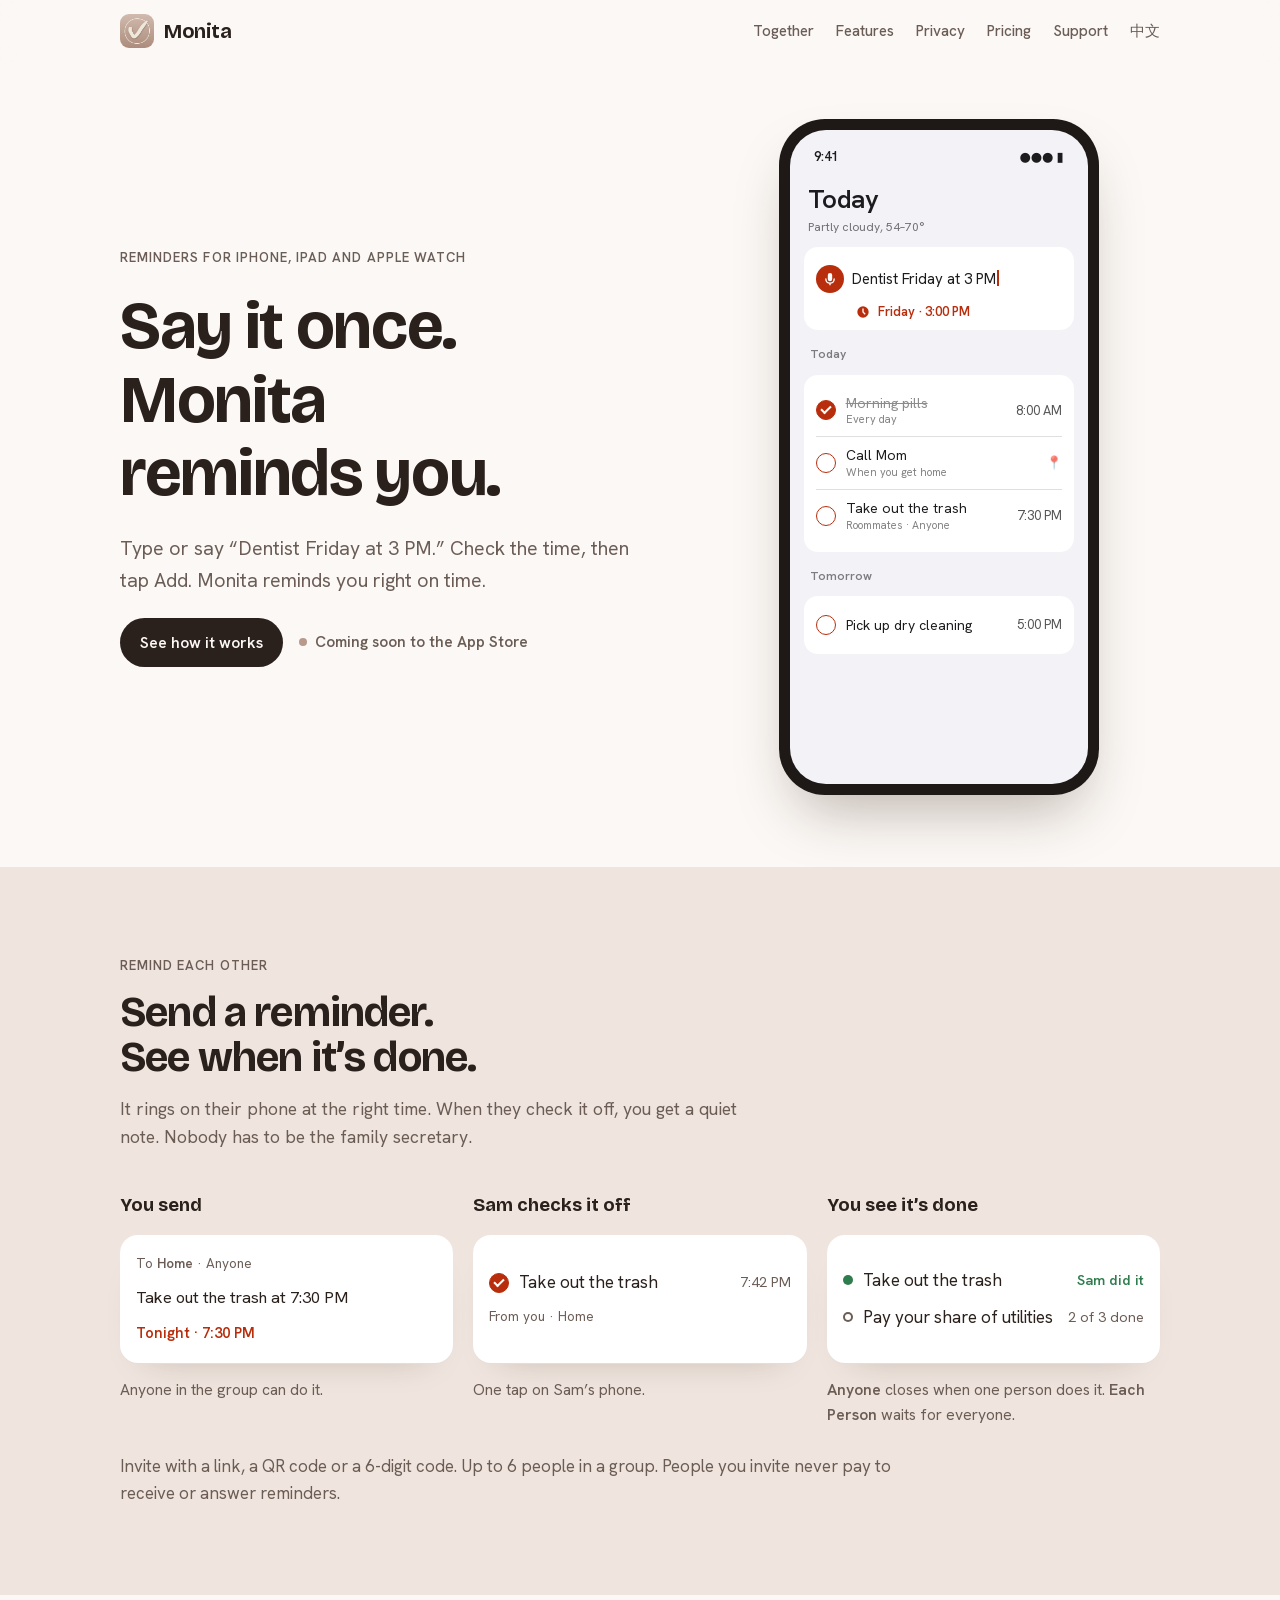
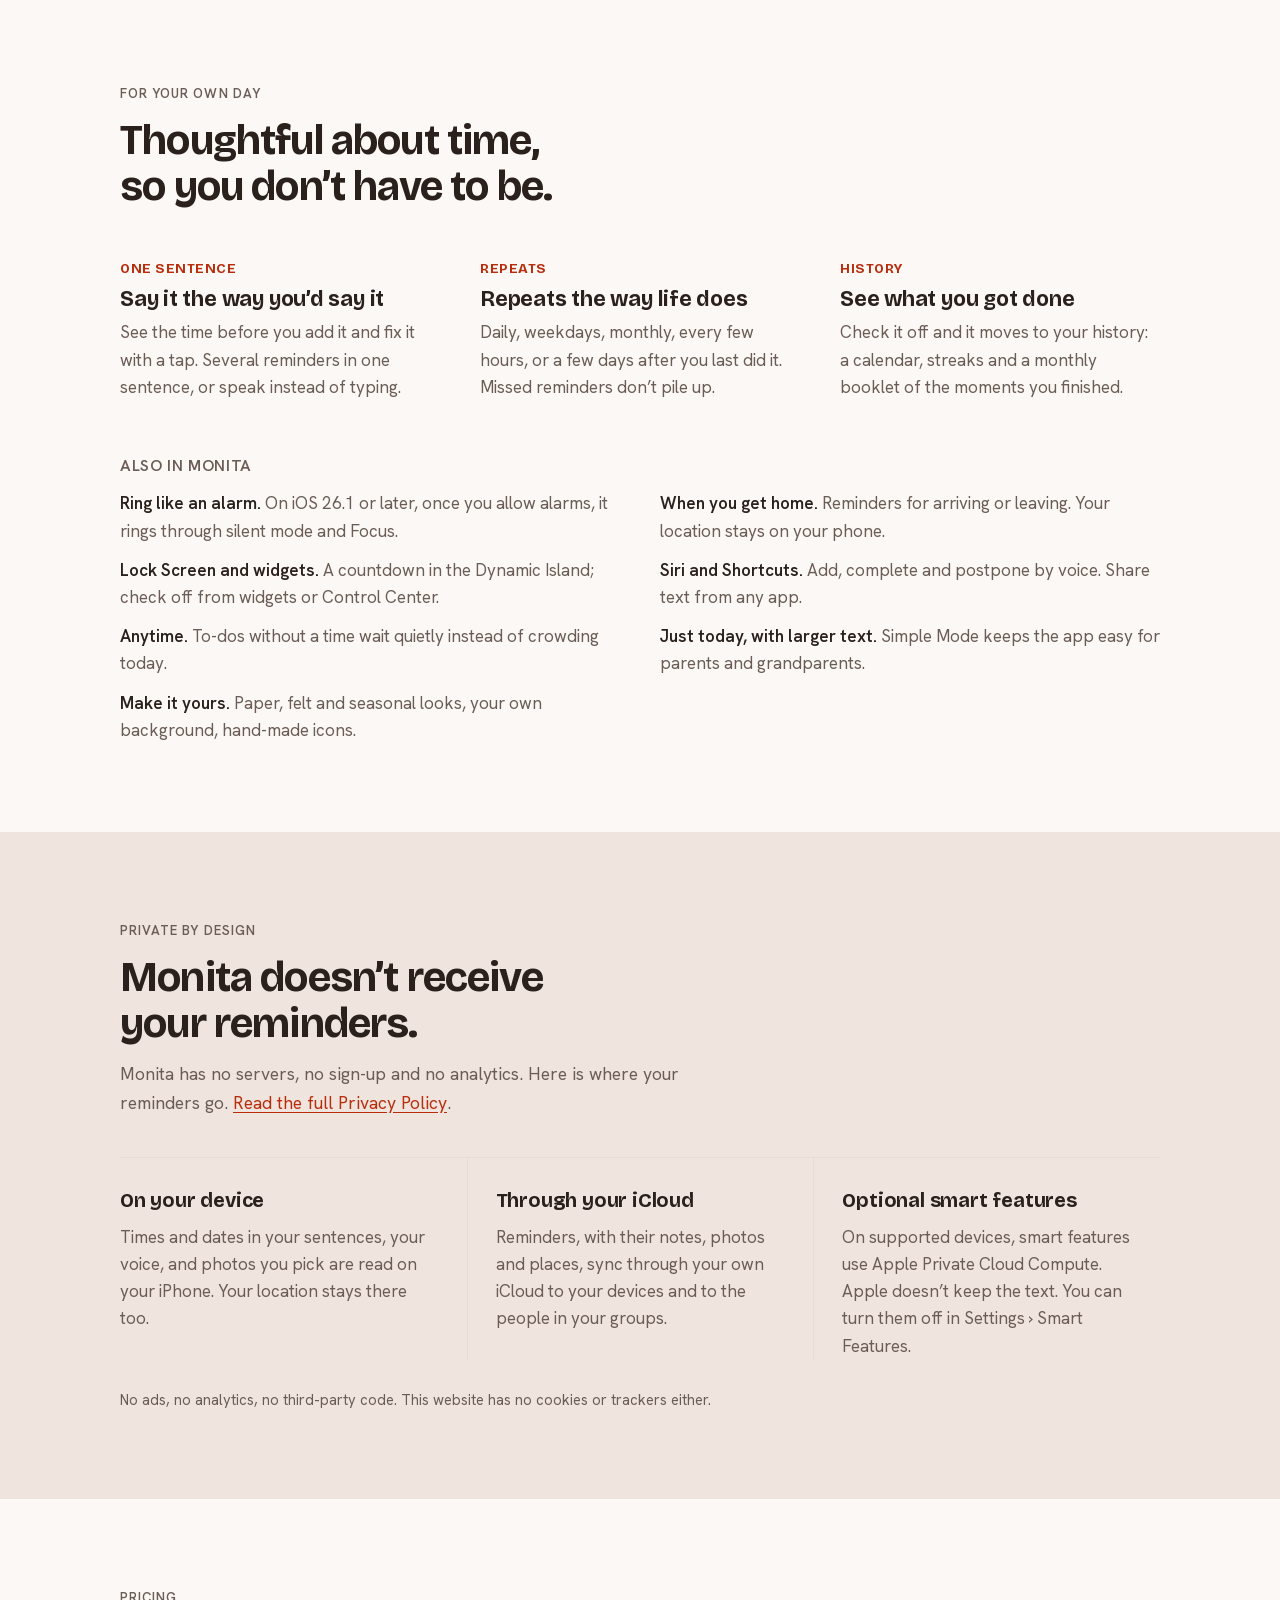
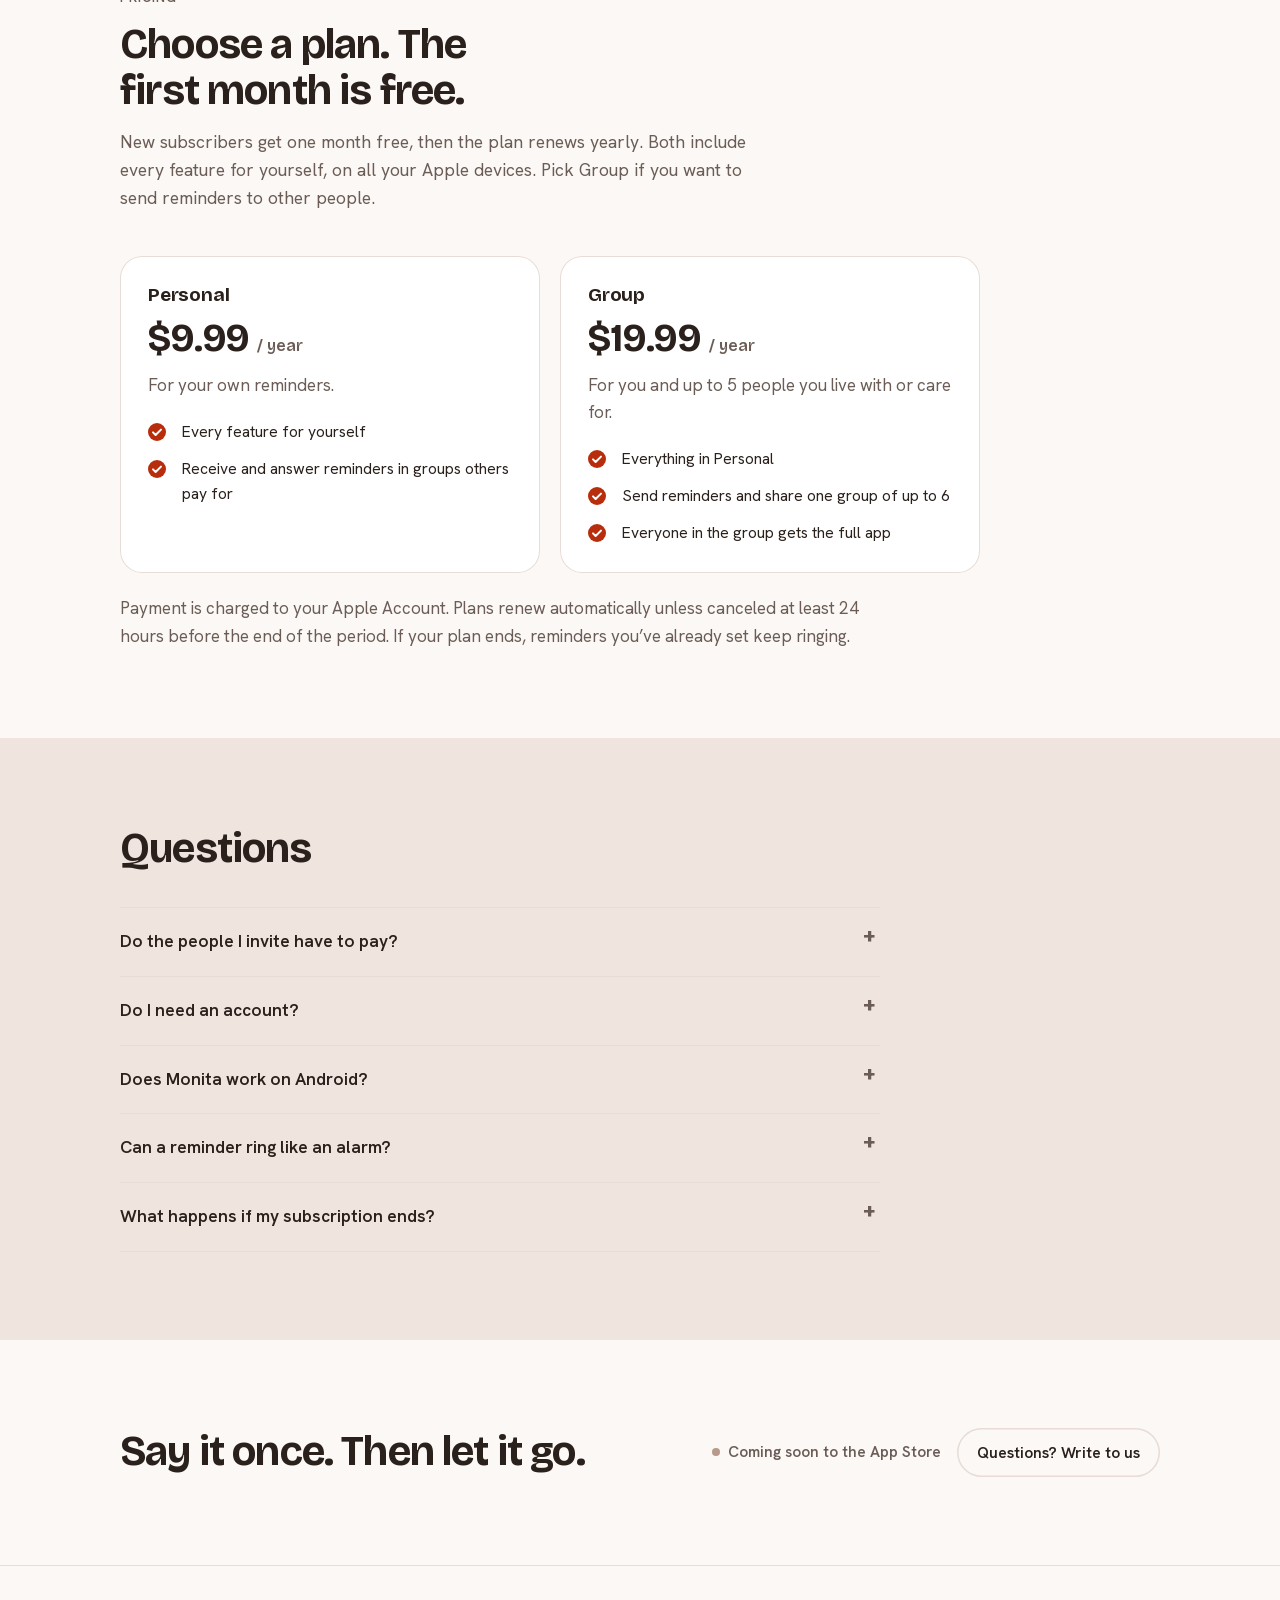
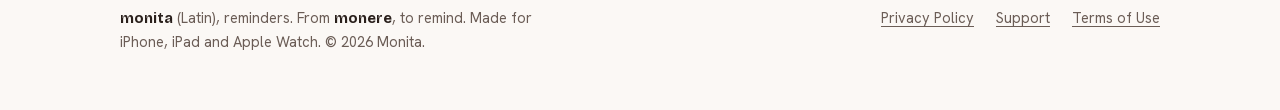
<file: index.html>
<!doctype html>
<html lang="en">
<head>
<meta charset="utf-8">
<meta name="viewport" content="width=device-width, initial-scale=1, viewport-fit=cover">
<title>Monita: Thoughtful Reminders for You and Your Family</title>
<meta name="claude:viewport-fit-sides" content="cover">
<meta name="description" content="Monita is a reminder app for iPhone. Say it in one sentence and it sets the time. Send reminders to family and roommates and see when they're done. No sign-up, no tracking.">
<link rel="canonical" href="https://usemonita.com/">
<link rel="alternate" hreflang="en" href="https://usemonita.com/">
<link rel="alternate" hreflang="zh-Hans" href="https://usemonita.com/zh/">
<meta name="theme-color" content="#FBF8F5" media="(prefers-color-scheme: light)">
<meta name="theme-color" content="#171310" media="(prefers-color-scheme: dark)">
<link rel="icon" href="img/favicon-32.png" sizes="32x32" type="image/png">
<link rel="icon" href="img/favicon-64.png" sizes="64x64" type="image/png">
<link rel="apple-touch-icon" href="img/apple-touch-icon.png">
<!-- After launch, turn on Safari's App Store banner by replacing APP_ID:
<meta name="apple-itunes-app" content="app-id=APP_ID"> -->
<meta property="og:type" content="website">
<meta property="og:site_name" content="Monita">
<meta property="og:title" content="Monita: Thoughtful Reminders">
<meta property="og:description" content="Say it once and Monita reminds you. Send reminders to the people you live with and know when they're done.">
<meta property="og:url" content="https://usemonita.com/">
<meta property="og:image" content="https://usemonita.com/img/og.png">
<meta property="og:image:width" content="1200">
<meta property="og:image:height" content="630">
<meta property="og:image:alt" content="Monita app icon with the line: Say it once. Monita reminds you.">
<meta name="twitter:card" content="summary_large_image">
<link rel="preload" href="fonts/BricolageGrotesque-latin.woff2" as="font" type="font/woff2" crossorigin>
<link rel="stylesheet" href="fonts.css">
<link rel="stylesheet" href="style.css">
<script type="application/ld+json">
{
  "@context": "https://schema.org",
  "@graph": [
    {
      "@type": "MobileApplication",
      "name": "Monita: Thoughtful Reminders",
      "alternateName": ["Monita", "记上"],
      "operatingSystem": "iOS 18 or later",
      "applicationCategory": "ProductivityApplication",
      "description": "Reminder app for iPhone, iPad and Apple Watch. Type or say one sentence and Monita sets the time. Send reminders to family and roommates and see when they're done.",
      "url": "https://usemonita.com/",
      "image": "https://usemonita.com/img/icon-512.png",
      "offers": [
        {"@type": "Offer", "name": "Personal", "price": "9.99", "priceCurrency": "USD", "description": "Per year. New subscribers get the first month free."},
        {"@type": "Offer", "name": "Group", "price": "19.99", "priceCurrency": "USD", "description": "Per year for a group of up to 6 people. New subscribers get the first month free."}
      ]
    },
    {
      "@type": "Organization",
      "name": "Monita",
      "url": "https://usemonita.com/",
      "logo": "https://usemonita.com/img/icon-512.png",
      "email": "support@usemonita.com"
    },
    {
      "@type": "FAQPage",
      "mainEntity": [
        {"@type": "Question", "name": "Do the people I invite have to pay?", "acceptedAnswer": {"@type": "Answer", "text": "No. People you invite can always receive, check off and answer reminders for free. With a Group plan, everyone in your group gets the full app."}},
        {"@type": "Question", "name": "Do I need an account?", "acceptedAnswer": {"@type": "Answer", "text": "No Monita account is needed. Sync and groups use your own iCloud, and Monita has no servers."}},
        {"@type": "Question", "name": "Does Monita work on Android?", "acceptedAnswer": {"@type": "Answer", "text": "Not today. Monita runs on iPhone, iPad and Apple Watch, and everyone in a group needs an Apple device."}},
        {"@type": "Question", "name": "Can a reminder ring like an alarm?", "acceptedAnswer": {"@type": "Answer", "text": "Yes. Turn on Ring Like an Alarm for a reminder you can't miss. On iOS 26.1 or later, once you allow Monita to use alarms, it rings through silent mode and Focus. On earlier versions it plays a longer ringtone, which the silent switch still mutes."}},
        {"@type": "Question", "name": "What happens if my subscription ends?", "acceptedAnswer": {"@type": "Answer", "text": "Reminders you've already set keep ringing. You can still complete, stop and delete them. Creating new ones needs an active plan."}}
      ]
    }
  ]
}
</script>
</head>
<body>

<header class="site-head">
  <div class="wrap">
    <a class="brand" href="./" aria-label="Monita home"><img src="img/icon-256.webp" alt="" width="34" height="34">Monita</a>
    <nav class="nav" aria-label="Main">
      <a href="#together">Together</a>
      <a href="#features">Features</a>
      <a href="#privacy">Privacy</a>
      <a href="#pricing">Pricing</a>
      <a href="support.html">Support</a>
      <a href="zh/" lang="zh-Hans">中文</a>
    </nav>
    <nav class="nav-mini" aria-label="Help"><a href="#privacy">Privacy</a><a href="support.html">Support</a><a href="zh/" lang="zh-Hans">中文</a></nav>
  </div>
</header>

<main>
  <section class="hero">
    <div class="wrap">
      <div class="hero-copy">
        <span class="eyebrow">Reminders for iPhone, iPad and Apple Watch</span>
        <h1>Say it once. Monita reminds you.</h1>
        <div class="try" role="img" aria-label="Typing “Dentist Friday at 3 PM” shows Friday, 3:00 PM before you add it.">
          <div class="try-input" aria-hidden="true"><span class="mic"><svg viewBox="0 0 16 16"><path d="M8 10.5a2.5 2.5 0 0 0 2.5-2.5V3.5a2.5 2.5 0 0 0-5 0V8A2.5 2.5 0 0 0 8 10.5Zm4-2.5a.75.75 0 0 1 1.5 0 5.5 5.5 0 0 1-4.75 5.45V15h-1.5v-1.55A5.5 5.5 0 0 1 2.5 8 .75.75 0 0 1 4 8a4 4 0 0 0 8 0Z"/></svg></span><span>Dentist Friday at 3 PM</span><span class="try-add">Add</span></div>
          <div class="try-result" aria-hidden="true"><svg viewBox="0 0 16 16"><path d="M8 1.5a6.5 6.5 0 1 0 0 13 6.5 6.5 0 0 0 0-13ZM8.75 4v3.69l2.28 2.28-1.06 1.06L7.25 8.31V4h1.5Z"/></svg>Friday · 3:00 PM</div>
        </div>
        <p class="lede">Type or say “Dentist Friday at 3 PM.” Check the time, then tap Add. Monita reminds you right on time.</p>
        <div class="cta-row">
          <a class="btn" href="#together">See how it works</a>
          <span class="soon" data-appstore>Coming soon to the App Store</span>
        </div>
      </div>

      <div class="phone" role="img" aria-label="Monita on iPhone: typing “Dentist Friday at 3 PM” shows Friday, 3:00 PM underneath before you add it.">
        <div class="screen" aria-hidden="true">
          <div class="status"><span>9:41</span><span>●●● ▮</span></div>
          <div class="date">Today</div>
          <div class="sub">Partly cloudy, 54–70°</div>
          <div class="card">
            <div class="input">
              <span class="mic"><svg viewBox="0 0 16 16"><path d="M8 10.5a2.5 2.5 0 0 0 2.5-2.5V3.5a2.5 2.5 0 0 0-5 0V8A2.5 2.5 0 0 0 8 10.5Zm4-2.5a.75.75 0 0 1 1.5 0 5.5 5.5 0 0 1-4.75 5.45V15h-1.5v-1.55A5.5 5.5 0 0 1 2.5 8 .75.75 0 0 1 4 8a4 4 0 0 0 8 0Z"/></svg></span>
              <span class="typed"><span id="typed">Dentist Friday at 3 PM</span><span class="caret"></span></span>
            </div>
            <div class="parsed" id="parsed"><svg viewBox="0 0 16 16"><path d="M8 1.5a6.5 6.5 0 1 0 0 13 6.5 6.5 0 0 0 0-13ZM8.75 4v3.69l2.28 2.28-1.06 1.06L7.25 8.31V4h1.5Z"/></svg><span id="parsed-text">Friday · 3:00 PM</span></div>
          </div>
          <div class="list-label">Today</div>
          <div class="card">
            <div class="row struck"><span class="ring done"></span><span class="t"><span>Morning pills</span><small>Every day</small></span><span class="time">8:00 AM</span></div>
            <div class="row"><span class="ring"></span><span class="t"><span>Call Mom</span><small>When you get home</small></span><span class="time">📍</span></div>
            <div class="row"><span class="ring"></span><span class="t"><span>Take out the trash</span><small>Roommates · Anyone</small></span><span class="time">7:30 PM</span></div>
          </div>
          <div class="list-label">Tomorrow</div>
          <div class="card">
            <div class="row"><span class="ring"></span><span class="t"><span>Pick up dry cleaning</span></span><span class="time">5:00 PM</span></div>
          </div>
        </div>
      </div>
    </div>
  </section>

  <section class="band tint" id="together">
    <div class="wrap">
      <div class="center-head">
        <span class="eyebrow">Remind each other</span>
        <h2>Send a reminder. See when it’s done.</h2>
        <p>It rings on their phone at the right time. When they check it off, you get a quiet note. Nobody has to be the family secretary.</p>
      </div>
      <ol class="frames">
        <li class="frame">
          <span class="frame-step">You send</span>
          <div class="mini" aria-hidden="true">
            <div class="mini-to">To <b>Home</b> · Anyone</div>
            <div class="mini-line">Take out the trash at 7:30 PM</div>
            <div class="mini-result">Tonight · 7:30 PM</div>
          </div>
          <p>Anyone in the group can do it.</p>
        </li>
        <li class="frame">
          <span class="frame-step">Sam checks it off</span>
          <div class="mini" aria-hidden="true">
            <div class="mini-row"><span class="ring done"></span><span>Take out the trash</span><span class="mini-time">7:42 PM</span></div>
            <div class="mini-to">From you · Home</div>
          </div>
          <p>One tap on Sam’s phone.</p>
        </li>
        <li class="frame">
          <span class="frame-step">You see it’s done</span>
          <div class="mini" aria-hidden="true">
            <div class="mini-row"><span class="okdot"></span><span>Take out the trash</span><span class="mini-ok">Sam did it</span></div>
            <div class="mini-row"><span class="waitdot"></span><span>Pay your share of utilities</span><span class="mini-wait">2 of 3 done</span></div>
          </div>
          <p><b>Anyone</b> closes when one person does it. <b>Each Person</b> waits for everyone.</p>
        </li>
      </ol>
      <p class="frames-note">Invite with a link, a QR code or a 6-digit code. Up to 6 people in a group. People you invite never pay to receive or answer reminders.</p>
    </div>
  </section>

  <section class="band" id="features">
    <div class="wrap">
      <div class="center-head">
        <span class="eyebrow">For your own day</span>
        <h2>Thoughtful about time, so you don’t have to be.</h2>
      </div>
      <div class="grid grid-main">
        <div><span class="k">One sentence</span><h3>Say it the way you’d say it</h3><p>See the time before you add it and fix it with a tap. Several reminders in one sentence, or speak instead of typing.</p></div>
        <div><span class="k">Repeats</span><h3>Repeats the way life does</h3><p>Daily, weekdays, monthly, every few hours, or a few days after you last did it. Missed reminders don’t pile up.</p></div>
        <div><span class="k">History</span><h3>See what you got done</h3><p>Check it off and it moves to your history: a calendar, streaks and a monthly booklet of the moments you finished.</p></div>
      </div>
      <h3 class="more-head">Also in Monita</h3>
      <ul class="more">
        <li><b>Ring like an alarm.</b> On iOS 26.1 or later, once you allow alarms, it rings through silent mode and Focus.</li>
        <li><b>When you get home.</b> Reminders for arriving or leaving. Your location stays on your phone.</li>
        <li><b>Lock Screen and widgets.</b> A countdown in the Dynamic Island; check off from widgets or Control Center.</li>
        <li><b>Siri and Shortcuts.</b> Add, complete and postpone by voice. Share text from any app.</li>
        <li><b>Anytime.</b> To-dos without a time wait quietly instead of crowding today.</li>
        <li><b>Just today, with larger text.</b> Simple Mode keeps the app easy for parents and grandparents.</li>
        <li><b>Make it yours.</b> Paper, felt and seasonal looks, your own background, hand-made icons.</li>
      </ul>
    </div>
  </section>

  <section class="band tint" id="privacy">
    <div class="wrap">
      <div class="center-head">
        <span class="eyebrow">Private by design</span>
        <h2>Monita doesn’t receive your reminders.</h2>
        <p>Monita has no servers, no sign-up and no analytics. Here is where your reminders go. <a href="privacy.html">Read the full Privacy Policy</a>.</p>
      </div>
      <ul class="privacy-lines">
        <li><b>On your device</b><span>Times and dates in your sentences, your voice, and photos you pick are read on your iPhone. Your location stays there too.</span></li>
        <li><b>Through your iCloud</b><span>Reminders, with their notes, photos and places, sync through your own iCloud to your devices and to the people in your groups.</span></li>
        <li><b>Optional smart features</b><span>On supported devices, smart features use Apple Private Cloud Compute. Apple doesn’t keep the text. You can turn them off in Settings › Smart Features.</span></li>
      </ul>
      <p class="fine" style="margin-top:28px">No ads, no analytics, no third-party code. This website has no cookies or trackers either.</p>
    </div>
  </section>

  <section class="band" id="pricing">
    <div class="wrap">
      <div class="center-head">
        <span class="eyebrow">Pricing</span>
        <h2>Choose a plan. The first month is free.</h2>
        <p>New subscribers get one month free, then the plan renews yearly. Both include every feature for yourself, on all your Apple devices. Pick Group if you want to send reminders to other people.</p>
      </div>
      <div class="plans">
        <div class="plan">
          <h3>Personal</h3>
          <div class="price">$9.99 <small>/ year</small></div>
          <p>For your own reminders.</p>
          <ul class="ticks">
            <li><span>Every feature for yourself</span></li>
            <li><span>Receive and answer reminders in groups others pay for</span></li>
          </ul>
        </div>
        <div class="plan">
          <h3>Group</h3>
          <div class="price">$19.99 <small>/ year</small></div>
          <p>For you and up to 5 people you live with or care for.</p>
          <ul class="ticks">
            <li><span>Everything in Personal</span></li>
            <li><span>Send reminders and share one group of up to 6</span></li>
            <li><span>Everyone in the group gets the full app</span></li>
          </ul>
        </div>
      </div>
      <p class="trial-note">Payment is charged to your Apple Account. Plans renew automatically unless canceled at least 24 hours before the end of the period. If your plan ends, reminders you’ve already set keep ringing.</p>
    </div>
  </section>

  <section class="band tint" id="faq">
    <div class="wrap">
      <div class="center-head"><h2>Questions</h2></div>
      <div class="faq">
        <details><summary>Do the people I invite have to pay?</summary><p>No. People you invite can always receive, check off and answer reminders for free. With a Group plan, everyone in your group gets the full app.</p></details>
        <details><summary>Do I need an account?</summary><p>No Monita account is needed. Sync and groups use your own iCloud, and Monita has no servers.</p></details>
        <details><summary>Does Monita work on Android?</summary><p>Not today. Monita runs on iPhone, iPad and Apple Watch, and everyone in a group needs an Apple device.</p></details>
        <details><summary>Can a reminder ring like an alarm?</summary><p>Yes. Turn on Ring Like an Alarm for a reminder you can’t miss. On iOS 26.1 or later, once you allow Monita to use alarms, it rings through silent mode and Focus. On earlier versions it plays a longer ringtone, which the silent switch still mutes.</p></details>
        <details><summary>What happens if my subscription ends?</summary><p>Reminders you’ve already set keep ringing. You can still complete, stop and delete them. Creating new ones needs an active plan.</p></details>
      </div>
    </div>
  </section>

  <section class="band closing" id="get">
    <div class="wrap">
      <h2>Say it once. Then let it go.</h2>
      <div class="cta-row">
        <span class="soon" data-appstore>Coming soon to the App Store</span>
        <a class="btn ghost" href="support.html">Questions? Write to us</a>
      </div>
    </div>
  </section>
</main>

<footer class="site-foot">
  <div class="wrap">
    <p class="latin"><i>monita</i> (Latin), reminders. From <i>monere</i>, to remind. Made for iPhone, iPad and Apple Watch. © 2026 Monita.</p>
    <nav aria-label="Footer">
      <a href="privacy.html">Privacy Policy</a>
      <a href="support.html">Support</a>
      <a href="https://www.apple.com/legal/internet-services/itunes/dev/stdeula/">Terms of Use</a>
    </nav>
  </div>
</footer>

<script>
// Sentence demo in the hero phone. Starts from a complete, readable state, plays through the
// examples once, then stops on the first one. Skipped for reduced motion.
(function () {
  var examples = [
    ["Dentist Friday at 3 PM", "Friday · 3:00 PM"],
    ["Pills every day at 8 AM and 9 PM", "Every day · 8:00 AM, 9:00 PM"],
    ["Call Mom when I get home", "When you arrive · Home"],
    ["Rent on the 1st of every month at 9 AM", "Monthly on the 1st · 9:00 AM"]
  ];
  var typed = document.getElementById("typed"), parsed = document.getElementById("parsed"), pt = document.getElementById("parsed-text");
  var caret = document.querySelector(".caret");
  if (!typed || window.matchMedia("(prefers-reduced-motion: reduce)").matches) { if (caret) caret.hidden = true; return; }
  var i = 0;
  function show(k, done) {
    var s = examples[k][0], n = 0;
    parsed.style.opacity = 0; typed.textContent = "";
    var t = setInterval(function () {
      n++; typed.textContent = s.slice(0, n);
      if (n >= s.length) { clearInterval(t); pt.textContent = examples[k][1]; parsed.style.opacity = 1; done(); }
    }, 55);
  }
  function next() {
    i++;
    if (i > examples.length) { if (caret) caret.hidden = true; return; }
    show(i % examples.length, function () { setTimeout(next, 2600); });
  }
  setTimeout(next, 3200);
})();
</script>
</body>
</html>
</file>
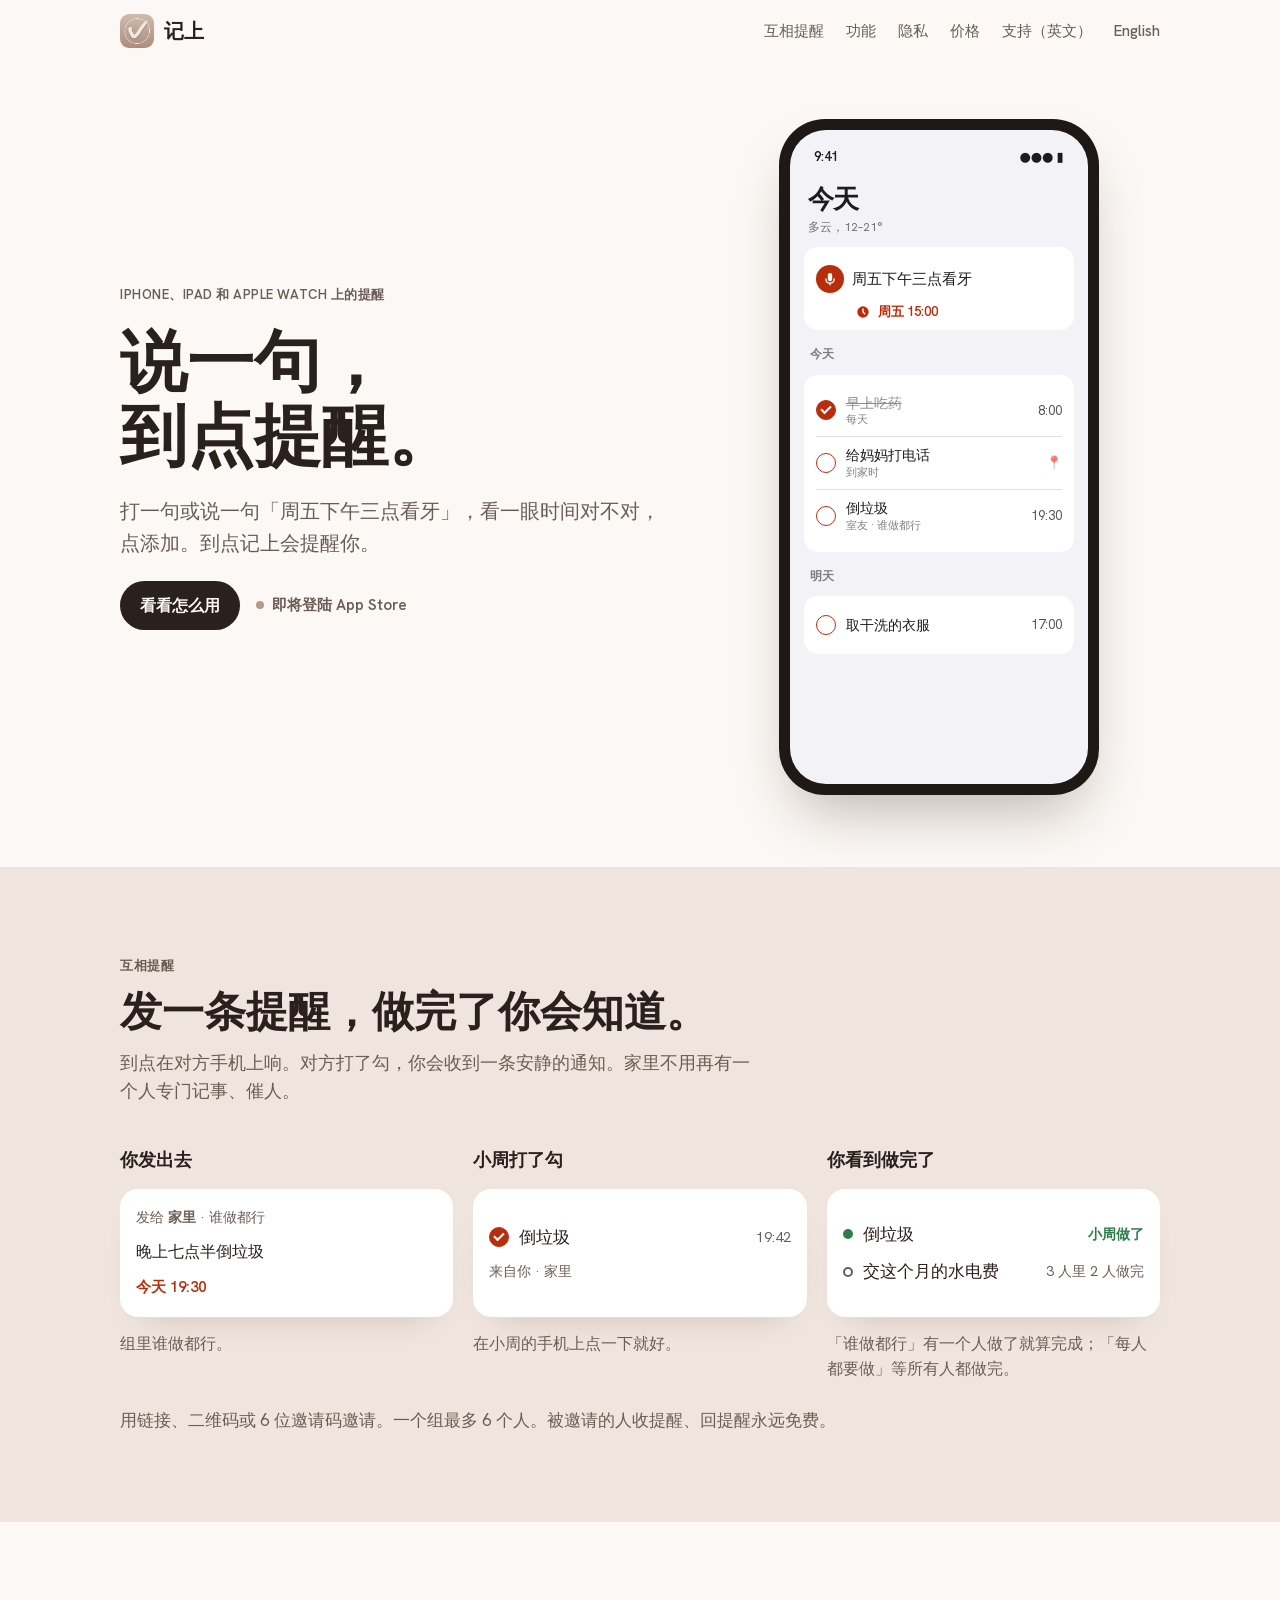
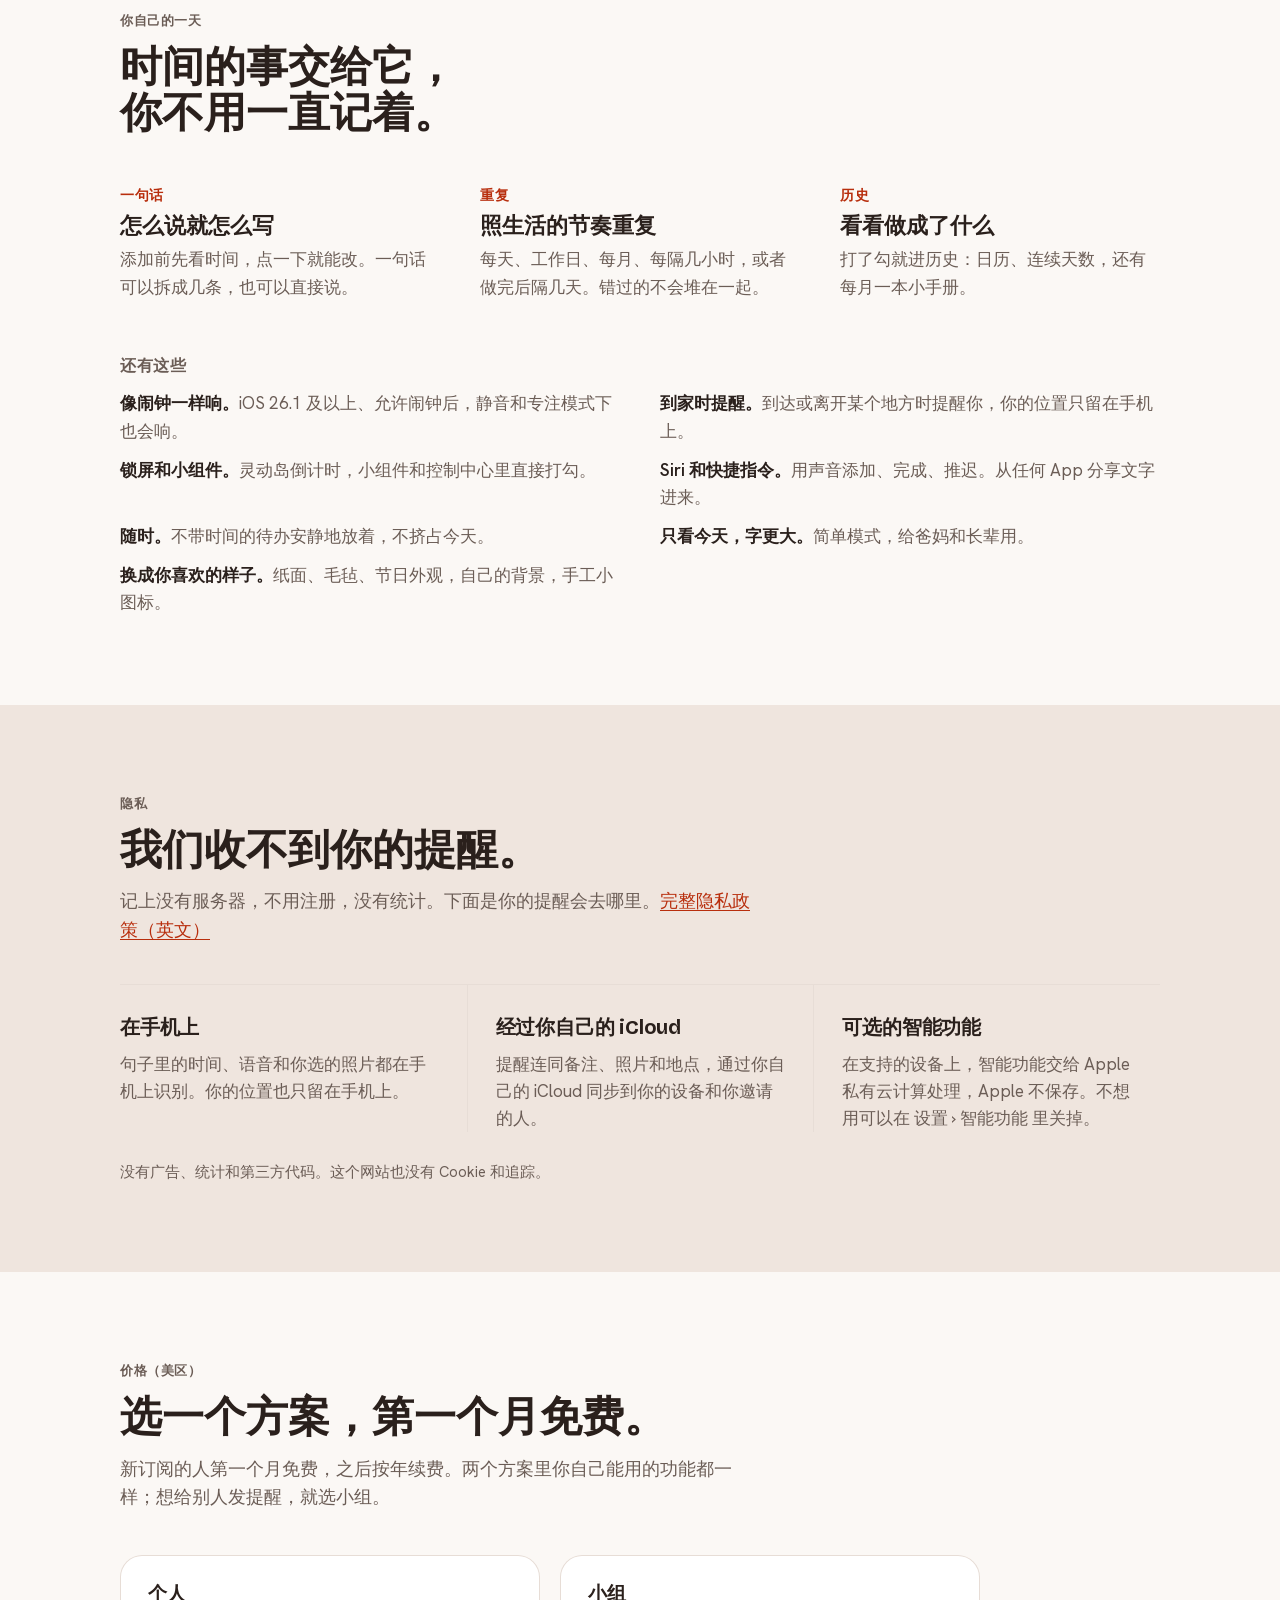
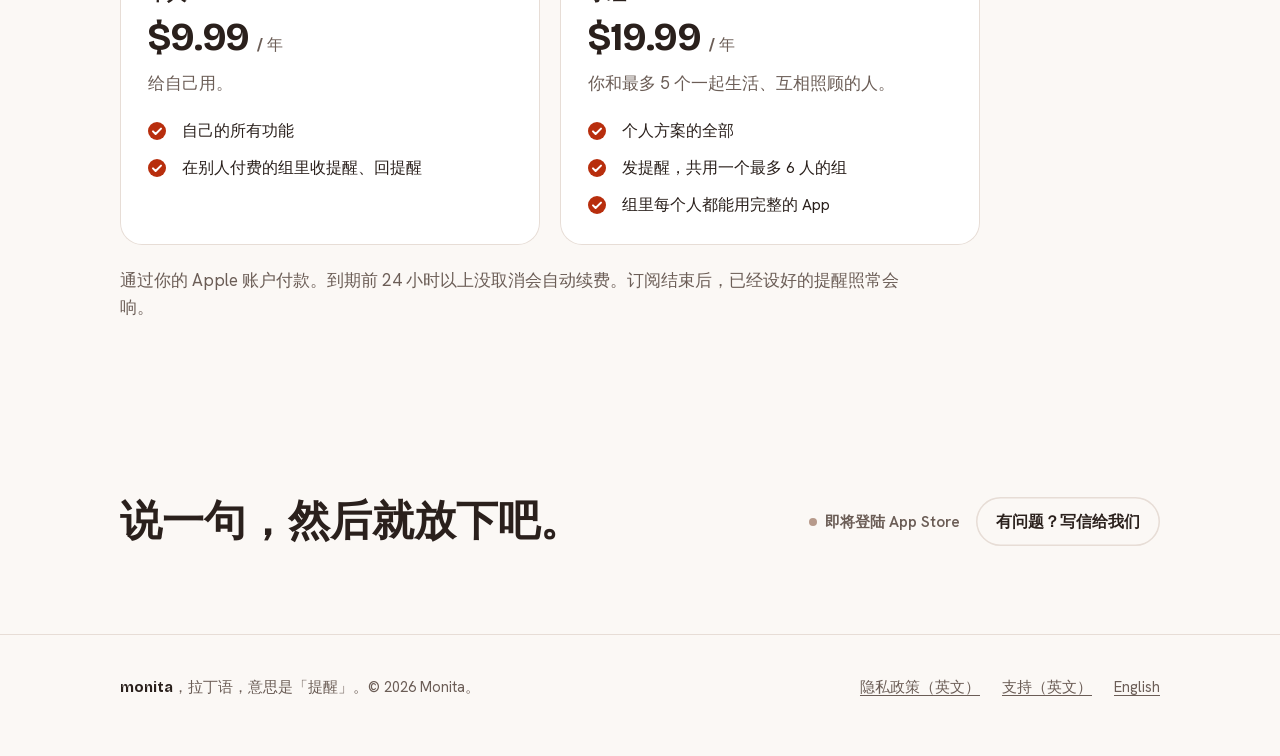
<file: zh/index.html>
<!doctype html>
<html lang="zh-Hans">
<head>
<meta charset="utf-8">
<meta name="viewport" content="width=device-width, initial-scale=1, viewport-fit=cover">
<title>记上 Monita：说一句，到点提醒</title>
<meta name="description" content="记上（Monita）是 iPhone 上的提醒 App。说一句话就设好时间，到点提醒你；给家人、室友发提醒，做完了你会知道。不用注册，没有广告和追踪。">
<link rel="canonical" href="https://usemonita.com/zh/">
<link rel="alternate" hreflang="en" href="https://usemonita.com/">
<link rel="alternate" hreflang="zh-Hans" href="https://usemonita.com/zh/">
<link rel="icon" href="../img/favicon-32.png" sizes="32x32" type="image/png">
<link rel="apple-touch-icon" href="../img/apple-touch-icon.png">
<meta property="og:title" content="记上 Monita：说一句，到点提醒">
<meta property="og:description" content="说一句话就设好提醒。给一起生活的人发提醒，做完了你会知道。">
<meta property="og:image" content="https://usemonita.com/img/og.png">
<link rel="stylesheet" href="../fonts.css">
<link rel="stylesheet" href="../style.css">
<style>
  :root { --font-body: "Hanken Grotesk", -apple-system, "PingFang SC", "Hiragino Sans GB", "Noto Sans SC", system-ui, sans-serif; --font-display: "Bricolage Grotesque", -apple-system, "PingFang SC", "Noto Sans SC", system-ui, sans-serif; }
  h1, h2, h3 { letter-spacing: 0; }
  .eyebrow { letter-spacing: 0.04em; }
  .nb { display: inline-block; }
</style>
</head>
<body>
<header class="site-head">
  <div class="wrap">
    <a class="brand" href="./" aria-label="记上 首页"><img src="../img/icon-256.webp" alt="" width="34" height="34">记上</a>
    <nav class="nav" aria-label="主菜单">
      <a href="#together">互相提醒</a>
      <a href="#features">功能</a>
      <a href="#privacy">隐私</a>
      <a href="#pricing">价格</a>
      <a href="../support.html">支持（英文）</a>
      <a href="../" lang="en">English</a>
    </nav>
    <nav class="nav-mini" aria-label="帮助"><a href="#privacy">隐私</a><a href="../support.html">支持</a><a href="../" lang="en">English</a></nav>
  </div>
</header>

<main>
  <section class="hero">
    <div class="wrap">
      <div class="hero-copy">
        <span class="eyebrow">iPhone、iPad 和 Apple Watch 上的提醒</span>
        <h1><span class="nb">说一句，</span><span class="nb">到点提醒。</span></h1>
        <div class="try" role="img" aria-label="输入「周五下午三点看牙」，下面先显示「周五 15:00」，再点添加。">
          <div class="try-input" aria-hidden="true"><span class="mic"><svg viewBox="0 0 16 16"><path d="M8 10.5a2.5 2.5 0 0 0 2.5-2.5V3.5a2.5 2.5 0 0 0-5 0V8A2.5 2.5 0 0 0 8 10.5Zm4-2.5a.75.75 0 0 1 1.5 0 5.5 5.5 0 0 1-4.75 5.45V15h-1.5v-1.55A5.5 5.5 0 0 1 2.5 8 .75.75 0 0 1 4 8a4 4 0 0 0 8 0Z"/></svg></span><span>周五下午三点看牙</span><span class="try-add">添加</span></div>
          <div class="try-result" aria-hidden="true"><svg viewBox="0 0 16 16"><path d="M8 1.5a6.5 6.5 0 1 0 0 13 6.5 6.5 0 0 0 0-13ZM8.75 4v3.69l2.28 2.28-1.06 1.06L7.25 8.31V4h1.5Z"/></svg>周五 15:00</div>
        </div>
        <p class="lede">打一句或说一句「周五下午三点看牙」，看一眼时间对不对，点添加。到点记上会提醒你。</p>
        <div class="cta-row">
          <a class="btn" href="#together">看看怎么用</a>
          <span class="soon" data-appstore>即将登陆 App Store</span>
        </div>
      </div>

      <div class="phone" role="img" aria-label="iPhone 上的记上：输入「周五下午三点看牙」，下面显示「周五 15:00」。">
        <div class="screen" aria-hidden="true">
          <div class="status"><span>9:41</span><span>●●● ▮</span></div>
          <div class="date">今天</div>
          <div class="sub">多云，12–21°</div>
          <div class="card">
            <div class="input">
              <span class="mic"><svg viewBox="0 0 16 16"><path d="M8 10.5a2.5 2.5 0 0 0 2.5-2.5V3.5a2.5 2.5 0 0 0-5 0V8A2.5 2.5 0 0 0 8 10.5Zm4-2.5a.75.75 0 0 1 1.5 0 5.5 5.5 0 0 1-4.75 5.45V15h-1.5v-1.55A5.5 5.5 0 0 1 2.5 8 .75.75 0 0 1 4 8a4 4 0 0 0 8 0Z"/></svg></span>
              <span class="typed"><span>周五下午三点看牙</span></span>
            </div>
            <div class="parsed"><svg viewBox="0 0 16 16"><path d="M8 1.5a6.5 6.5 0 1 0 0 13 6.5 6.5 0 0 0 0-13ZM8.75 4v3.69l2.28 2.28-1.06 1.06L7.25 8.31V4h1.5Z"/></svg><span>周五 15:00</span></div>
          </div>
          <div class="list-label">今天</div>
          <div class="card">
            <div class="row struck"><span class="ring done"></span><span class="t"><span>早上吃药</span><small>每天</small></span><span class="time">8:00</span></div>
            <div class="row"><span class="ring"></span><span class="t"><span>给妈妈打电话</span><small>到家时</small></span><span class="time">📍</span></div>
            <div class="row"><span class="ring"></span><span class="t"><span>倒垃圾</span><small>室友 · 谁做都行</small></span><span class="time">19:30</span></div>
          </div>
          <div class="list-label">明天</div>
          <div class="card">
            <div class="row"><span class="ring"></span><span class="t"><span>取干洗的衣服</span></span><span class="time">17:00</span></div>
          </div>
        </div>
      </div>
    </div>
  </section>

  <section class="band tint" id="together">
    <div class="wrap">
      <div class="center-head">
        <span class="eyebrow">互相提醒</span>
        <h2><span class="nb">发一条提醒，</span><span class="nb">做完了你会知道。</span></h2>
        <p>到点在对方手机上响。对方打了勾，你会收到一条安静的通知。家里不用再有一个人专门记事、催人。</p>
      </div>
      <ol class="frames">
        <li class="frame">
          <span class="frame-step">你发出去</span>
          <div class="mini" aria-hidden="true">
            <div class="mini-to">发给 <b>家里</b> · 谁做都行</div>
            <div class="mini-line">晚上七点半倒垃圾</div>
            <div class="mini-result">今天 19:30</div>
          </div>
          <p>组里谁做都行。</p>
        </li>
        <li class="frame">
          <span class="frame-step">小周打了勾</span>
          <div class="mini" aria-hidden="true">
            <div class="mini-row"><span class="ring done"></span><span>倒垃圾</span><span class="mini-time">19:42</span></div>
            <div class="mini-to">来自你 · 家里</div>
          </div>
          <p>在小周的手机上点一下就好。</p>
        </li>
        <li class="frame">
          <span class="frame-step">你看到做完了</span>
          <div class="mini" aria-hidden="true">
            <div class="mini-row"><span class="okdot"></span><span>倒垃圾</span><span class="mini-ok">小周做了</span></div>
            <div class="mini-row"><span class="waitdot"></span><span>交这个月的水电费</span><span class="mini-wait">3 人里 2 人做完</span></div>
          </div>
          <p>「谁做都行」有一个人做了就算完成；「每人都要做」等所有人都做完。</p>
        </li>
      </ol>
      <p class="frames-note">用链接、二维码或 6 位邀请码邀请。一个组最多 6 个人。被邀请的人收提醒、回提醒永远免费。</p>
    </div>
  </section>

  <section class="band" id="features">
    <div class="wrap">
      <div class="center-head">
        <span class="eyebrow">你自己的一天</span>
        <h2><span class="nb">时间的事交给它，</span><span class="nb">你不用一直记着。</span></h2>
      </div>
      <div class="grid grid-main">
        <div><span class="k">一句话</span><h3>怎么说就怎么写</h3><p>添加前先看时间，点一下就能改。一句话可以拆成几条，也可以直接说。</p></div>
        <div><span class="k">重复</span><h3>照生活的节奏重复</h3><p>每天、工作日、每月、每隔几小时，或者做完后隔几天。错过的不会堆在一起。</p></div>
        <div><span class="k">历史</span><h3>看看做成了什么</h3><p>打了勾就进历史：日历、连续天数，还有每月一本小手册。</p></div>
      </div>
      <h3 class="more-head">还有这些</h3>
      <ul class="more">
        <li><b>像闹钟一样响。</b>iOS 26.1 及以上、允许闹钟后，静音和专注模式下也会响。</li>
        <li><b>到家时提醒。</b>到达或离开某个地方时提醒你，你的位置只留在手机上。</li>
        <li><b>锁屏和小组件。</b>灵动岛倒计时，小组件和控制中心里直接打勾。</li>
        <li><b>Siri 和快捷指令。</b>用声音添加、完成、推迟。从任何 App 分享文字进来。</li>
        <li><b>随时。</b>不带时间的待办安静地放着，不挤占今天。</li>
        <li><b>只看今天，字更大。</b>简单模式，给爸妈和长辈用。</li>
        <li><b>换成你喜欢的样子。</b>纸面、毛毡、节日外观，自己的背景，手工小图标。</li>
      </ul>
    </div>
  </section>

  <section class="band tint" id="privacy">
    <div class="wrap">
      <div class="center-head">
        <span class="eyebrow">隐私</span>
        <h2>我们收不到你的提醒。</h2>
        <p>记上没有服务器，不用注册，没有统计。下面是你的提醒会去哪里。<a href="../privacy.html">完整隐私政策（英文）</a></p>
      </div>
      <ul class="privacy-lines">
        <li><b>在手机上</b><span>句子里的时间、语音和你选的照片都在手机上识别。你的位置也只留在手机上。</span></li>
        <li><b>经过你自己的 iCloud</b><span>提醒连同备注、照片和地点，通过你自己的 iCloud 同步到你的设备和你邀请的人。</span></li>
        <li><b>可选的智能功能</b><span>在支持的设备上，智能功能交给 Apple 私有云计算处理，Apple 不保存。不想用可以在 设置 › 智能功能 里关掉。</span></li>
      </ul>
      <p class="fine" style="margin-top:28px">没有广告、统计和第三方代码。这个网站也没有 Cookie 和追踪。</p>
    </div>
  </section>

  <section class="band" id="pricing">
    <div class="wrap">
      <div class="center-head">
        <span class="eyebrow">价格（美区）</span>
        <h2><span class="nb">选一个方案，</span><span class="nb">第一个月免费。</span></h2>
        <p>新订阅的人第一个月免费，之后按年续费。两个方案里你自己能用的功能都一样；想给别人发提醒，就选小组。</p>
      </div>
      <div class="plans">
        <div class="plan">
          <h3>个人</h3>
          <div class="price">$9.99 <small>/ 年</small></div>
          <p>给自己用。</p>
          <ul class="ticks">
            <li><span>自己的所有功能</span></li>
            <li><span>在别人付费的组里收提醒、回提醒</span></li>
          </ul>
        </div>
        <div class="plan">
          <h3>小组</h3>
          <div class="price">$19.99 <small>/ 年</small></div>
          <p>你和最多 5 个一起生活、互相照顾的人。</p>
          <ul class="ticks">
            <li><span>个人方案的全部</span></li>
            <li><span>发提醒，共用一个最多 6 人的组</span></li>
            <li><span>组里每个人都能用完整的 App</span></li>
          </ul>
        </div>
      </div>
      <p class="trial-note">通过你的 Apple 账户付款。到期前 24 小时以上没取消会自动续费。订阅结束后，已经设好的提醒照常会响。</p>
    </div>
  </section>

  <section class="band closing" id="get">
    <div class="wrap">
      <h2><span class="nb">说一句，</span><span class="nb">然后就放下吧。</span></h2>
      <div class="cta-row">
        <span class="soon" data-appstore>即将登陆 App Store</span>
        <a class="btn ghost" href="mailto:support@usemonita.com">有问题？写信给我们</a>
      </div>
    </div>
  </section>
</main>

<footer class="site-foot">
  <div class="wrap">
    <p class="latin"><i>monita</i>，拉丁语，意思是「提醒」。© 2026 Monita。</p>
    <nav aria-label="页脚"><a href="../privacy.html">隐私政策（英文）</a><a href="../support.html">支持（英文）</a><a href="../" lang="en">English</a></nav>
  </div>
</footer>
</body>
</html>
</file>
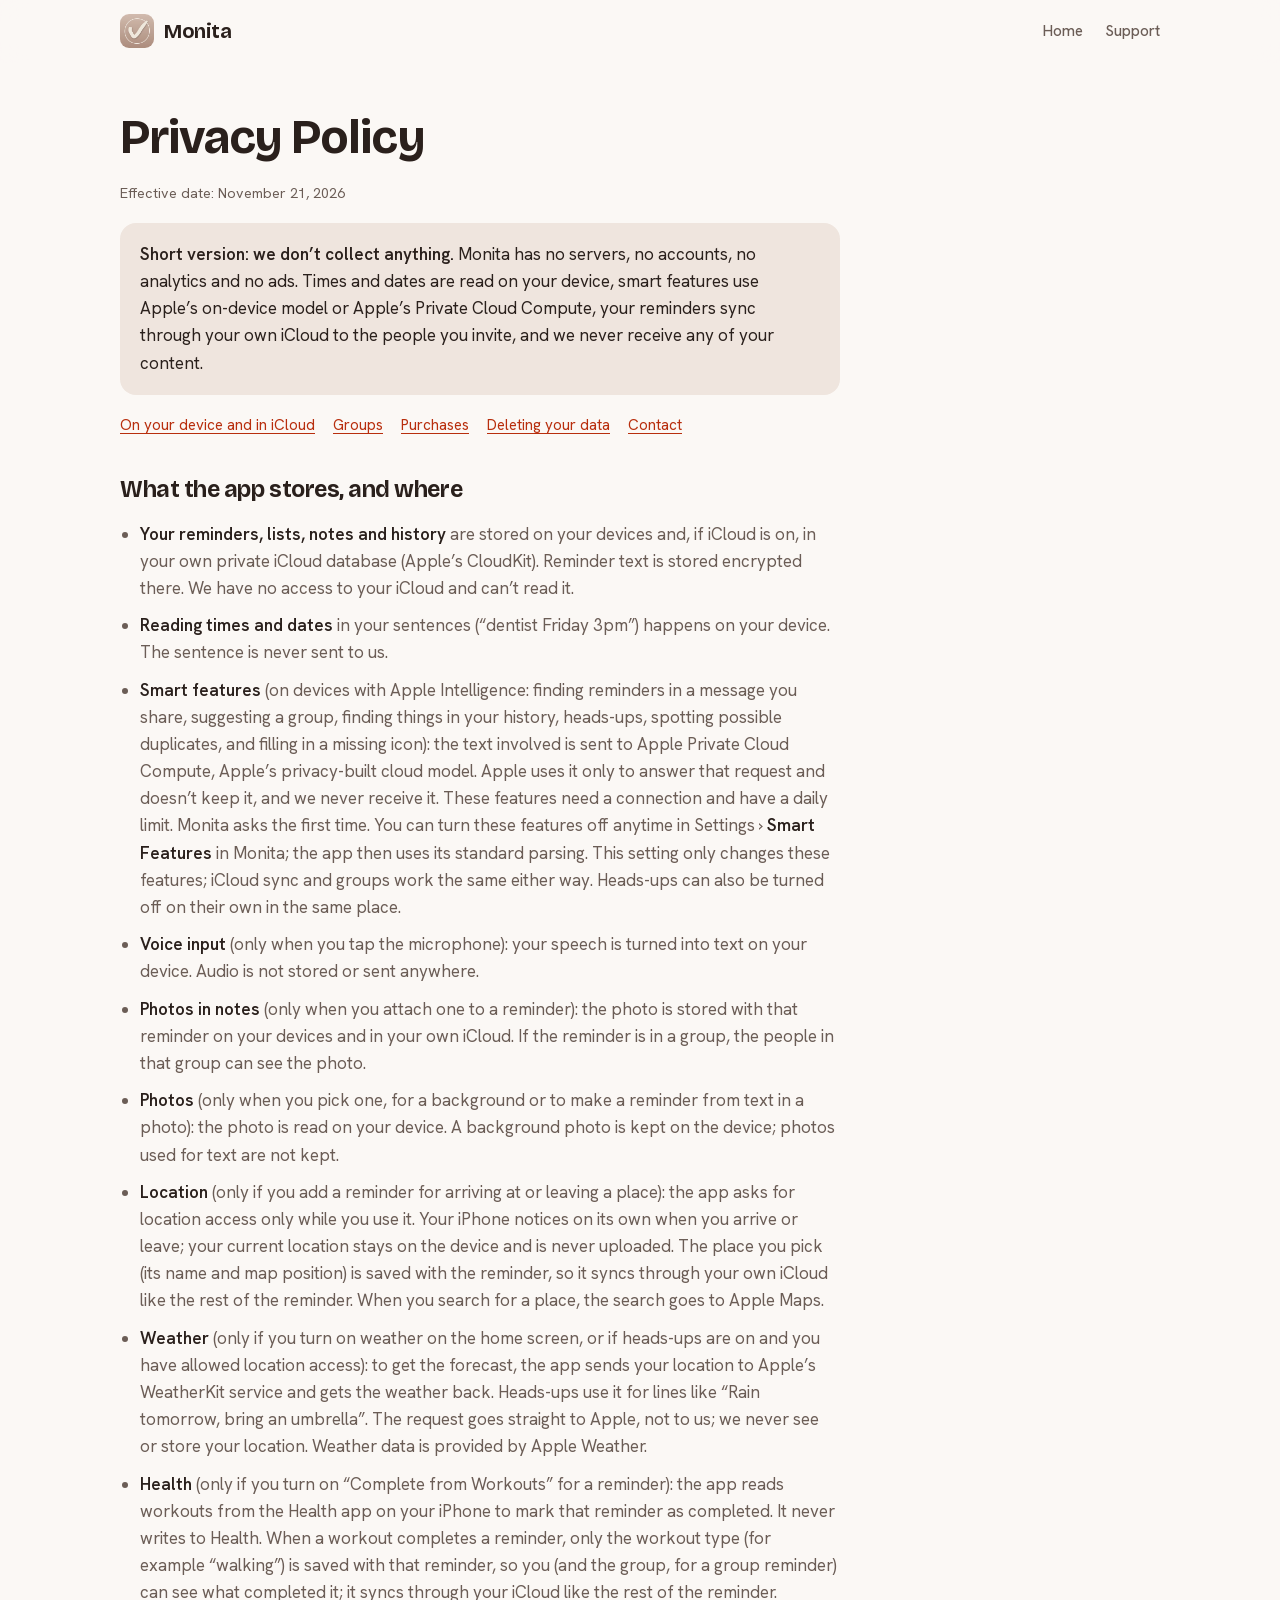
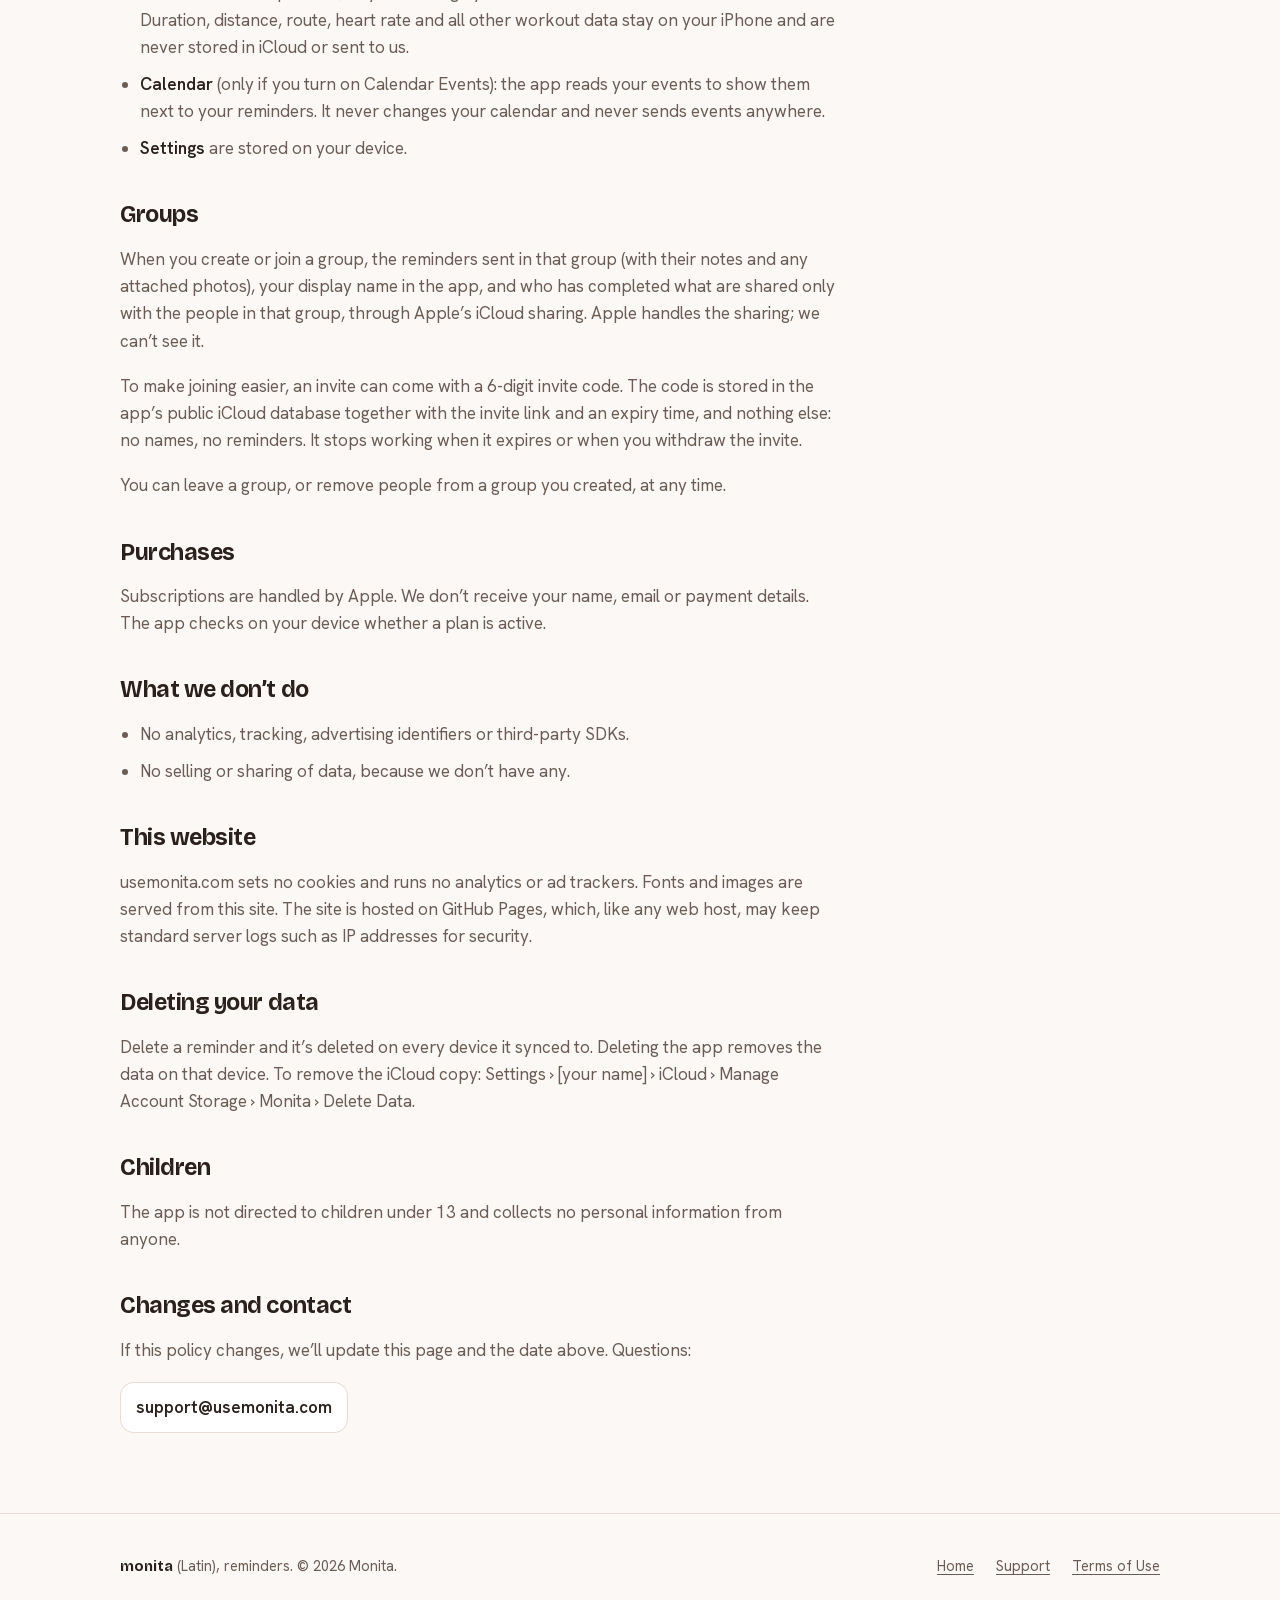
<file: privacy.html>
<!doctype html>
<html lang="en">
<head>
<meta charset="utf-8">
<meta name="viewport" content="width=device-width, initial-scale=1, viewport-fit=cover">
<title>Privacy Policy · Monita</title>
<meta name="description" content="Monita collects nothing. No servers, no accounts, no analytics. Reminders sync through your own iCloud, and smart features run on Apple's private models, never ours.">
<link rel="canonical" href="https://usemonita.com/privacy.html">
<link rel="icon" href="img/favicon-32.png" sizes="32x32" type="image/png">
<link rel="apple-touch-icon" href="img/apple-touch-icon.png">
<link rel="stylesheet" href="fonts.css">
<link rel="stylesheet" href="style.css">
</head>
<body>
<header class="site-head">
  <div class="wrap">
    <a class="brand" href="./" aria-label="Monita home"><img src="img/icon-256.webp" alt="" width="34" height="34">Monita</a>
    <nav class="nav" aria-label="Main"><a href="./">Home</a><a href="support.html">Support</a></nav>
  </div>
</header>

<main class="wrap">
  <article class="doc">
    <h1>Privacy Policy</h1>
    <p class="updated">Effective date: November 21, 2026</p>
    <p class="summary"><strong>Short version: we don’t collect anything.</strong> Monita has no servers, no accounts, no analytics and no ads. Times and dates are read on your device, smart features use Apple’s on-device model or Apple’s Private Cloud Compute, your reminders sync through your own iCloud to the people you invite, and we never receive any of your content.</p>
    <nav class="toc" aria-label="On this page"><a href="#device">On your device and in iCloud</a><a href="#groups">Groups</a><a href="#purchases">Purchases</a><a href="#delete">Deleting your data</a><a href="#contact">Contact</a></nav>


    <h2 id="device">What the app stores, and where</h2>
    <ul>
      <li><strong>Your reminders, lists, notes and history</strong> are stored on your devices and, if iCloud is on, in your own private iCloud database (Apple’s CloudKit). Reminder text is stored encrypted there. We have no access to your iCloud and can’t read it.</li>
      <li><strong>Reading times and dates</strong> in your sentences (“dentist Friday 3pm”) happens on your device. The sentence is never sent to us.</li>
      <li><strong>Smart features</strong> (on devices with Apple Intelligence: finding reminders in a message you share, suggesting a group, finding things in your history, heads-ups, spotting possible duplicates, and filling in a missing icon): the text involved is sent to Apple Private Cloud Compute, Apple’s privacy-built cloud model. Apple uses it only to answer that request and doesn’t keep it, and we never receive it. These features need a connection and have a daily limit. Monita asks the first time. You can turn these features off anytime in Settings › <strong>Smart Features</strong> in Monita; the app then uses its standard parsing. This setting only changes these features; iCloud sync and groups work the same either way. Heads-ups can also be turned off on their own in the same place.</li>
      <li><strong>Voice input</strong> (only when you tap the microphone): your speech is turned into text on your device. Audio is not stored or sent anywhere.</li>
      <li><strong>Photos in notes</strong> (only when you attach one to a reminder): the photo is stored with that reminder on your devices and in your own iCloud. If the reminder is in a group, the people in that group can see the photo.</li>
      <li><strong>Photos</strong> (only when you pick one, for a background or to make a reminder from text in a photo): the photo is read on your device. A background photo is kept on the device; photos used for text are not kept.</li>
      <li><strong>Location</strong> (only if you add a reminder for arriving at or leaving a place): the app asks for location access only while you use it. Your iPhone notices on its own when you arrive or leave; your current location stays on the device and is never uploaded. The place you pick (its name and map position) is saved with the reminder, so it syncs through your own iCloud like the rest of the reminder. When you search for a place, the search goes to Apple Maps.</li>
      <li><strong>Weather</strong> (only if you turn on weather on the home screen, or if heads-ups are on and you have allowed location access): to get the forecast, the app sends your location to Apple’s WeatherKit service and gets the weather back. Heads-ups use it for lines like “Rain tomorrow, bring an umbrella”. The request goes straight to Apple, not to us; we never see or store your location. Weather data is provided by Apple Weather.</li>
      <li><strong>Health</strong> (only if you turn on “Complete from Workouts” for a reminder): the app reads workouts from the Health app on your iPhone to mark that reminder as completed. It never writes to Health. When a workout completes a reminder, only the workout type (for example “walking”) is saved with that reminder, so you (and the group, for a group reminder) can see what completed it; it syncs through your iCloud like the rest of the reminder. Duration, distance, route, heart rate and all other workout data stay on your iPhone and are never stored in iCloud or sent to us.</li>
      <li><strong>Calendar</strong> (only if you turn on Calendar Events): the app reads your events to show them next to your reminders. It never changes your calendar and never sends events anywhere.</li>
      <li><strong>Settings</strong> are stored on your device.</li>
    </ul>

    <h2 id="groups">Groups</h2>
    <p>When you create or join a group, the reminders sent in that group (with their notes and any attached photos), your display name in the app, and who has completed what are shared only with the people in that group, through Apple’s iCloud sharing. Apple handles the sharing; we can’t see it.</p>
    <p>To make joining easier, an invite can come with a 6-digit invite code. The code is stored in the app’s public iCloud database together with the invite link and an expiry time, and nothing else: no names, no reminders. It stops working when it expires or when you withdraw the invite.</p>
    <p>You can leave a group, or remove people from a group you created, at any time.</p>

    <h2 id="purchases">Purchases</h2>
    <p>Subscriptions are handled by Apple. We don’t receive your name, email or payment details. The app checks on your device whether a plan is active.</p>

    <h2 id="dont">What we don’t do</h2>
    <ul>
      <li>No analytics, tracking, advertising identifiers or third-party SDKs.</li>
      <li>No selling or sharing of data, because we don’t have any.</li>
    </ul>

    <h2 id="website">This website</h2>
    <p>usemonita.com sets no cookies and runs no analytics or ad trackers. Fonts and images are served from this site. The site is hosted on GitHub Pages, which, like any web host, may keep standard server logs such as IP addresses for security.</p>

    <h2 id="delete">Deleting your data</h2>
    <p>Delete a reminder and it’s deleted on every device it synced to. Deleting the app removes the data on that device. To remove the iCloud copy: Settings › [your name] › iCloud › Manage Account Storage › Monita › Delete Data.</p>

    <h2 id="children">Children</h2>
    <p>The app is not directed to children under 13 and collects no personal information from anyone.</p>

    <h2 id="contact">Changes and contact</h2>
    <p>If this policy changes, we’ll update this page and the date above. Questions:</p>
    <p><a class="contact" href="mailto:support@usemonita.com">support@usemonita.com</a></p>
  </article>
</main>

<footer class="site-foot">
  <div class="wrap">
    <p class="latin"><i>monita</i> (Latin), reminders. © 2026 Monita.</p>
    <nav aria-label="Footer"><a href="./">Home</a><a href="support.html">Support</a><a href="https://www.apple.com/legal/internet-services/itunes/dev/stdeula/">Terms of Use</a></nav>
  </div>
</footer>
</body>
</html>
</file>
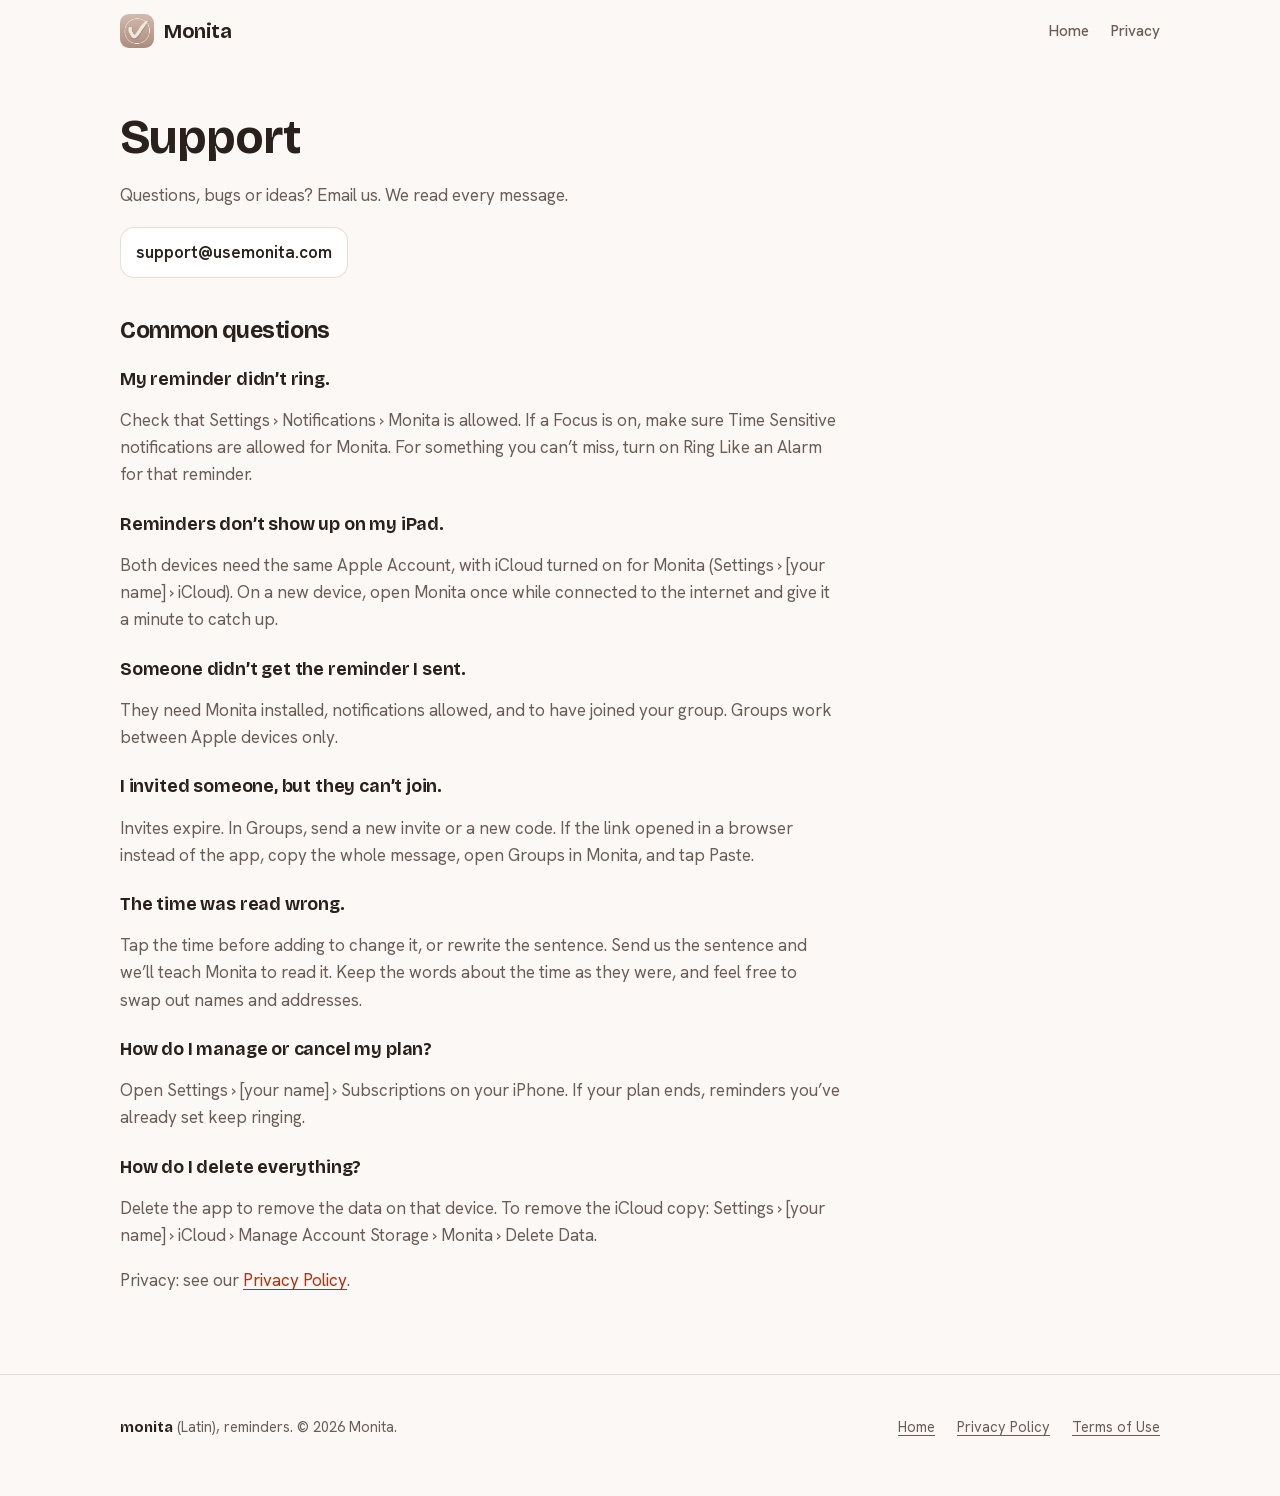
<file: support.html>
<!doctype html>
<html lang="en">
<head>
<meta charset="utf-8">
<meta name="viewport" content="width=device-width, initial-scale=1, viewport-fit=cover">
<title>Support · Monita</title>
<meta name="description" content="Help with Monita reminders: notifications, iCloud sync, group invites and deleting your data. Email us and we read every message.">
<link rel="canonical" href="https://usemonita.com/support.html">
<link rel="icon" href="img/favicon-32.png" sizes="32x32" type="image/png">
<link rel="apple-touch-icon" href="img/apple-touch-icon.png">
<link rel="stylesheet" href="fonts.css">
<link rel="stylesheet" href="style.css">
</head>
<body>
<header class="site-head">
  <div class="wrap">
    <a class="brand" href="./" aria-label="Monita home"><img src="img/icon-256.webp" alt="" width="34" height="34">Monita</a>
    <nav class="nav" aria-label="Main"><a href="./">Home</a><a href="privacy.html">Privacy</a></nav>
  </div>
</header>

<main class="wrap">
  <article class="doc">
    <h1>Support</h1>
    <p>Questions, bugs or ideas? Email us. We read every message.</p>
    <p><a class="contact" href="mailto:support@usemonita.com">support@usemonita.com</a></p>

    <h2>Common questions</h2>

    <h3>My reminder didn’t ring.</h3>
    <p>Check that Settings › Notifications › Monita is allowed. If a Focus is on, make sure Time Sensitive notifications are allowed for Monita. For something you can’t miss, turn on Ring Like an Alarm for that reminder.</p>

    <h3>Reminders don’t show up on my iPad.</h3>
    <p>Both devices need the same Apple Account, with iCloud turned on for Monita (Settings › [your name] › iCloud). On a new device, open Monita once while connected to the internet and give it a minute to catch up.</p>

    <h3>Someone didn’t get the reminder I sent.</h3>
    <p>They need Monita installed, notifications allowed, and to have joined your group. Groups work between Apple devices only.</p>

    <h3>I invited someone, but they can’t join.</h3>
    <p>Invites expire. In Groups, send a new invite or a new code. If the link opened in a browser instead of the app, copy the whole message, open Groups in Monita, and tap Paste.</p>

    <h3>The time was read wrong.</h3>
    <p>Tap the time before adding to change it, or rewrite the sentence. Send us the sentence and we’ll teach Monita to read it. Keep the words about the time as they were, and feel free to swap out names and addresses.</p>

    <h3>How do I manage or cancel my plan?</h3>
    <p>Open Settings › [your name] › Subscriptions on your iPhone. If your plan ends, reminders you’ve already set keep ringing.</p>

    <h3>How do I delete everything?</h3>
    <p>Delete the app to remove the data on that device. To remove the iCloud copy: Settings › [your name] › iCloud › Manage Account Storage › Monita › Delete Data.</p>

    <p>Privacy: see our <a href="privacy.html">Privacy Policy</a>.</p>
  </article>
</main>

<footer class="site-foot">
  <div class="wrap">
    <p class="latin"><i>monita</i> (Latin), reminders. © 2026 Monita.</p>
    <nav aria-label="Footer"><a href="./">Home</a><a href="privacy.html">Privacy Policy</a><a href="https://www.apple.com/legal/internet-services/itunes/dev/stdeula/">Terms of Use</a></nav>
  </div>
</footer>
</body>
</html>
</file>
<file: fonts.css>
@font-face { font-family: 'Bricolage Grotesque'; font-style: normal; font-weight: 600; font-display: swap; src: url(fonts/BricolageGrotesque-latin.woff2) format('woff2'); unicode-range: U+0000-00FF, U+0131, U+0152-0153, U+02BB-02BC, U+02C6, U+02DA, U+02DC, U+0304, U+0308, U+0329, U+2000-206F, U+20AC, U+2122, U+2191, U+2193, U+2212, U+2215, U+FEFF, U+FFFD; }
@font-face { font-family: 'Bricolage Grotesque'; font-style: normal; font-weight: 700; font-display: swap; src: url(fonts/BricolageGrotesque-latin.woff2) format('woff2'); unicode-range: U+0000-00FF, U+0131, U+0152-0153, U+02BB-02BC, U+02C6, U+02DA, U+02DC, U+0304, U+0308, U+0329, U+2000-206F, U+20AC, U+2122, U+2191, U+2193, U+2212, U+2215, U+FEFF, U+FFFD; }
@font-face { font-family: 'Hanken Grotesk'; font-style: normal; font-weight: 400; font-display: swap; src: url(fonts/HankenGrotesk-latin.woff2) format('woff2'); unicode-range: U+0000-00FF, U+0131, U+0152-0153, U+02BB-02BC, U+02C6, U+02DA, U+02DC, U+0304, U+0308, U+0329, U+2000-206F, U+20AC, U+2122, U+2191, U+2193, U+2212, U+2215, U+FEFF, U+FFFD; }
@font-face { font-family: 'Hanken Grotesk'; font-style: normal; font-weight: 500; font-display: swap; src: url(fonts/HankenGrotesk-latin.woff2) format('woff2'); unicode-range: U+0000-00FF, U+0131, U+0152-0153, U+02BB-02BC, U+02C6, U+02DA, U+02DC, U+0304, U+0308, U+0329, U+2000-206F, U+20AC, U+2122, U+2191, U+2193, U+2212, U+2215, U+FEFF, U+FFFD; }
@font-face { font-family: 'Hanken Grotesk'; font-style: normal; font-weight: 600; font-display: swap; src: url(fonts/HankenGrotesk-latin.woff2) format('woff2'); unicode-range: U+0000-00FF, U+0131, U+0152-0153, U+02BB-02BC, U+02C6, U+02DA, U+02DC, U+0304, U+0308, U+0329, U+2000-206F, U+20AC, U+2122, U+2191, U+2193, U+2212, U+2215, U+FEFF, U+FFFD; }
</file>
<file: style.css>
/* Monita site. Layout: one calm column of alternating "paper" bands, phone mocks drawn in HTML,
   colors taken from the app icon (clay + cream) and the app's own red. */
:root {
  --paper: #FBF8F5;      /* page ground, a touch of the icon's clay */
  --sheet: #FFFFFF;      /* cards, phone screen */
  --clay: #B79A8B;       /* icon gradient, mid */
  --clay-soft: #EFE5DE;  /* tinted band */
  --ink: #2A201C;        /* text */
  --ink-2: #6B5D56;      /* secondary text (5.9:1 on paper) */
  --line: #E7DDD6;
  --accent: #B82E0D;     /* the app's Done red */
  --accent-ink: #FFFFFF;
  --ok: #2F7D4F;
  --phone: #1E1916;
  --font-display: "Bricolage Grotesque", "Avenir Next", system-ui, sans-serif;
  --font-body: "Hanken Grotesk", -apple-system, "Segoe UI", system-ui, sans-serif;
  --radius: 22px;
  --wrap: 1080px;
  color-scheme: light;
}
@media (prefers-color-scheme: dark) {
  :root:not([data-theme="light"]) {
    --paper: #171310; --sheet: #241E1A; --clay: #A88B7C; --clay-soft: #2A221D;
    --ink: #F3ECE6; --ink-2: #BFAFA6; --line: #3A302A;
    --accent: #FF7A57; --accent-ink: #1A0F0A; --ok: #6CCB92; --phone: #0B0908;
    color-scheme: dark;
  }
}
:root[data-theme="dark"] {
  --paper: #171310; --sheet: #241E1A; --clay: #A88B7C; --clay-soft: #2A221D;
  --ink: #F3ECE6; --ink-2: #BFAFA6; --line: #3A302A;
  --accent: #FF7A57; --accent-ink: #1A0F0A; --ok: #6CCB92; --phone: #0B0908;
  color-scheme: dark;
}

* { box-sizing: border-box; }
[hidden] { display: none !important; }
html { -webkit-text-size-adjust: 100%; scroll-behavior: smooth; }
@media (prefers-reduced-motion: reduce) { html { scroll-behavior: auto; } }
body {
  margin: 0; background: var(--paper); color: var(--ink);
  font: 400 17px/1.6 var(--font-body);
  -webkit-font-smoothing: antialiased;
}
img { max-width: 100%; height: auto; display: block; }
a { color: var(--accent); text-underline-offset: 3px; }
a:focus-visible, button:focus-visible { outline: 3px solid var(--accent); outline-offset: 3px; border-radius: 8px; }
h1, h2, h3 { font-family: var(--font-display); line-height: 1.1; letter-spacing: -0.02em; margin: 0; text-wrap: balance; }
h1 { font-size: clamp(2.5rem, 6vw, 4.2rem); font-weight: 700; }
h2 { font-size: clamp(1.8rem, 3.6vw, 2.6rem); font-weight: 700; }
h3 { font-size: 1.2rem; font-weight: 650; letter-spacing: -0.01em; }
p { margin: 0; }

.wrap {
  max-width: var(--wrap); margin: 0 auto;
  padding-left: max(20px, env(safe-area-inset-left, 0px));
  padding-right: max(20px, env(safe-area-inset-right, 0px));
}

/* Header */
body::before { content: ""; position: fixed; inset: 0 0 auto; height: env(safe-area-inset-top, 0px); z-index: 10; background: var(--paper); }
.site-head { position: sticky; top: env(safe-area-inset-top, 0px); z-index: 5; background: color-mix(in srgb, var(--paper) 88%, transparent); backdrop-filter: blur(12px); -webkit-backdrop-filter: blur(12px); border-bottom: 1px solid transparent; }
.site-head .wrap { display: flex; align-items: center; gap: 24px; padding-block: 14px; }
.brand { display: flex; align-items: center; gap: 10px; color: var(--ink); text-decoration: none; font: 700 1.25rem/1 var(--font-display); letter-spacing: -0.02em; }
.brand img { width: 34px; height: 34px; border-radius: 9px; }
.nav { display: flex; gap: 22px; margin-left: auto; }
.nav a { color: var(--ink-2); text-decoration: none; font-weight: 500; font-size: 0.95rem; }
.nav a:hover { color: var(--ink); }
.nav-mini { display: none; gap: 18px; margin-left: auto; }
.nav-mini a { color: var(--ink-2); text-decoration: none; font-weight: 600; font-size: 0.95rem; }
@media (max-width: 760px) { .nav { display: none; } .nav-mini { display: flex; } }

.btn { display: inline-flex; align-items: center; gap: 10px; padding: 12px 20px; border-radius: 999px; background: var(--ink); color: var(--paper); font-weight: 600; font-size: 0.98rem; text-decoration: none; border: 0; cursor: pointer; white-space: nowrap; }
.btn svg { width: 18px; height: 18px; fill: currentColor; }
.btn.small { padding: 9px 16px; font-size: 0.9rem; }
.btn.ghost { background: transparent; color: var(--ink); box-shadow: inset 0 0 0 1.5px var(--line); }
.btn:hover { filter: brightness(1.12); }
.soon { display: inline-flex; align-items: center; gap: 8px; font-size: 0.95rem; font-weight: 600; color: var(--ink-2); padding: 12px 4px; }
.soon::before { content: ""; width: 8px; height: 8px; border-radius: 50%; background: var(--clay); }

/* Hero */
.hero .wrap { display: grid; grid-template-columns: 1.1fr 0.9fr; gap: 56px; align-items: center; padding-block: 56px 72px; }
.hero-copy { display: flex; flex-direction: column; gap: 22px; min-width: 0; }
.eyebrow { font-size: 0.82rem; font-weight: 600; letter-spacing: 0.08em; text-transform: uppercase; color: var(--ink-2); }
.lede { font-size: 1.22rem; color: var(--ink-2); max-width: 34em; }
.cta-row { display: flex; flex-wrap: wrap; gap: 12px; align-items: center; }
.fine { font-size: 0.92rem; color: var(--ink-2); }
@media (max-width: 860px) { .hero .wrap { grid-template-columns: 1fr; gap: 40px; padding-block: 32px 56px; } }

/* Phone mock (drawn, not a screenshot) */
.phone { width: min(320px, 100%); margin: 0 auto; aspect-ratio: 9 / 19; max-width: 100%; background: var(--phone); border-radius: 46px; padding: 11px; box-shadow: 0 30px 60px -20px rgba(60, 35, 20, 0.35); }
.screen { height: 100%; border-radius: 36px; background: #F2F2F7; color: #1C1C1E; overflow: hidden; display: flex; flex-direction: column; gap: 12px; padding: 18px 14px; font-family: -apple-system, "SF Pro Text", var(--font-body); font-size: 14px; line-height: 1.35; }
:root[data-theme="dark"] .screen { background: #000; color: #F2F2F7; }
@media (prefers-color-scheme: dark) { :root:not([data-theme="light"]) .screen { background: #000; color: #F2F2F7; } }
.screen .status { display: flex; justify-content: space-between; font-weight: 600; font-size: 13px; padding: 0 10px; }
.screen .date { font-size: 26px; font-weight: 700; letter-spacing: -0.02em; padding: 4px 4px 0; }
.screen .sub { font-size: 12px; opacity: 0.6; padding: 0 4px; margin-top: -10px; }
.card { background: #fff; border-radius: 14px; padding: 10px 12px; }
:root[data-theme="dark"] .card { background: #1C1C1E; }
:root[data-theme="dark"] .parsed, :root[data-theme="dark"] .caret { color: #FF8A6B; background-color: transparent; }
:root[data-theme="dark"] .caret { background: #FF8A6B; }
:root[data-theme="dark"] .ring { border-color: #FF8A6B; }
:root[data-theme="dark"] .ring.done { background: #FF8A6B; }
@media (prefers-color-scheme: dark) { :root:not([data-theme="light"]) .card { background: #1C1C1E; } :root:not([data-theme="light"]) .parsed { color: #FF8A6B; } :root:not([data-theme="light"]) .caret { background: #FF8A6B; } :root:not([data-theme="light"]) .ring { border-color: #FF8A6B; } :root:not([data-theme="light"]) .ring.done { background: #FF8A6B; } }
.input { display: flex; align-items: center; gap: 8px; min-height: 44px; }
.mic { flex: none; width: 28px; height: 28px; border-radius: 50%; background: #B82E0D; display: grid; place-items: center; }
.mic svg { width: 14px; height: 14px; fill: #fff; }
.typed { flex: 1; min-width: 0; font-size: 15px; white-space: nowrap; overflow: hidden; text-overflow: ellipsis; }
.caret { display: inline-block; width: 2px; height: 1.05em; background: #B82E0D; vertical-align: -2px; margin-left: 1px; animation: blink 1s steps(1) infinite; }
@keyframes blink { 50% { opacity: 0; } }
@media (prefers-reduced-motion: reduce) { .caret { animation: none; } }
.parsed { display: flex; align-items: center; gap: 8px; font-size: 13px; color: #B82E0D; font-weight: 600; padding: 2px 4px 0 40px; min-height: 18px; transition: opacity 0.3s; }
.parsed svg { width: 14px; height: 14px; fill: currentColor; flex: none; }
.list-label { font-size: 12px; font-weight: 600; opacity: 0.55; padding: 4px 6px 0; }
.row { display: flex; align-items: center; gap: 10px; padding: 9px 0; }
.row + .row { border-top: 0.5px solid rgba(128, 128, 128, 0.25); }
.ring { flex: none; width: 20px; height: 20px; border-radius: 50%; border: 1.5px solid #B82E0D; }
.ring.done { background: #B82E0D; display: grid; place-items: center; }
.ring.done::after { content: ""; width: 8px; height: 4px; border: 2px solid #fff; border-top: 0; border-right: 0; transform: rotate(-45deg) translate(1px, -1px); }
.row .t { flex: 1; min-width: 0; }
.row .t small { display: block; font-size: 11px; opacity: 0.55; }
.row .time { font-size: 13px; font-variant-numeric: tabular-nums; opacity: 0.75; }
.row.struck .t span { text-decoration: line-through; opacity: 0.5; }

/* Bands */
.band { padding-block: 88px; }
.band.tint { background: var(--clay-soft); }
.split { display: grid; grid-template-columns: 1fr 1fr; gap: 64px; align-items: center; }
.split > * { min-width: 0; }
.split.flip > :first-child { order: 2; }
@media (max-width: 860px) { .split { grid-template-columns: 1fr; gap: 40px; } .split.flip > :first-child { order: 0; } .band { padding-block: 64px; } }
.section-copy { display: flex; flex-direction: column; gap: 18px; }
.section-copy > p { color: var(--ink-2); font-size: 1.1rem; max-width: 32em; }
.ticks { list-style: none; padding: 0; margin: 6px 0 0; display: grid; gap: 12px; }
.ticks li { display: grid; grid-template-columns: 22px 1fr; gap: 12px; align-items: start; }
.ticks li::before { content: ""; width: 18px; height: 18px; margin-top: 4px; border-radius: 50%; background: var(--accent) url("data:image/svg+xml,%3Csvg xmlns='http://www.w3.org/2000/svg' viewBox='0 0 18 18'%3E%3Cpath d='M5 9.4l2.6 2.6L13 6.6' fill='none' stroke='white' stroke-width='2' stroke-linecap='round' stroke-linejoin='round'/%3E%3C/svg%3E") center/18px no-repeat; }
:root[data-theme="dark"] .ticks li::before { background-color: var(--accent); }

/* Group mock */
.thread { background: var(--sheet); border-radius: var(--radius); padding: 22px; display: grid; gap: 4px; box-shadow: 0 1px 0 var(--line), 0 20px 40px -28px rgba(60, 35, 20, 0.35); max-width: 440px; width: 100%; margin: 0 auto; }
.thread .head { display: flex; align-items: center; gap: 12px; padding-bottom: 12px; border-bottom: 1px solid var(--line); margin-bottom: 6px; }
.avatar { width: 38px; height: 38px; border-radius: 50%; display: grid; place-items: center; font-weight: 700; color: #fff; flex: none; font-size: 0.95rem; }
.thread .head b { display: block; font-size: 1.05rem; }
.thread .head span { font-size: 0.85rem; color: var(--ink-2); }
.msg { display: grid; grid-template-columns: 1fr auto; gap: 2px 12px; padding: 12px 0; }
.msg + .msg { border-top: 1px solid var(--line); }
.msg b { font-weight: 600; }
.msg .meta { grid-column: 1; font-size: 0.85rem; color: var(--ink-2); }
.msg .when { grid-row: 1; grid-column: 2; font-variant-numeric: tabular-nums; font-size: 0.9rem; color: var(--ink-2); }
.msg .status { grid-column: 2; font-size: 0.85rem; font-weight: 600; text-align: right; }
.status.ok { color: var(--ok); }
.status.wait { color: var(--ink-2); font-weight: 500; }

/* Feature grid */
.grid { display: grid; grid-template-columns: repeat(3, 1fr); gap: 36px 40px; margin-top: 48px; }
.grid > div { display: flex; flex-direction: column; gap: 8px; min-width: 0; }
.grid p { color: var(--ink-2); }
.grid .k { font-family: var(--font-display); font-weight: 700; font-size: 0.85rem; color: var(--accent); letter-spacing: 0.04em; text-transform: uppercase; }
@media (max-width: 860px) { .grid { grid-template-columns: 1fr 1fr; } }
@media (max-width: 560px) { .grid { grid-template-columns: 1fr; } }
.center-head { max-width: 640px; display: flex; flex-direction: column; gap: 14px; }
.center-head p { color: var(--ink-2); font-size: 1.1rem; }

/* Privacy */
.privacy-lines { list-style: none; padding: 0; margin: 40px 0 0; display: grid; grid-template-columns: repeat(3, 1fr); gap: 0; border-top: 1px solid var(--line); }
.privacy-lines li { padding: 26px 28px 0 0; display: flex; flex-direction: column; gap: 8px; min-width: 0; }
.privacy-lines li + li { padding-left: 28px; border-left: 1px solid var(--line); }
.privacy-lines b { font-family: var(--font-display); font-size: 1.25rem; letter-spacing: -0.01em; }
.privacy-lines span { color: var(--ink-2); }
@media (max-width: 760px) { .privacy-lines { grid-template-columns: 1fr; } .privacy-lines li, .privacy-lines li + li { padding: 22px 0; border-left: 0; } .privacy-lines li + li { border-top: 1px solid var(--line); } }

/* Pricing */
.plans { display: grid; grid-template-columns: 1fr 1fr; gap: 20px; margin-top: 44px; max-width: 860px; }
.plan { background: var(--sheet); border-radius: var(--radius); padding: 28px; display: flex; flex-direction: column; gap: 14px; box-shadow: inset 0 0 0 1px var(--line); min-width: 0; }
.plan.main { box-shadow: inset 0 0 0 2px var(--accent); }
.plan .price { font-family: var(--font-display); font-size: 2.4rem; font-weight: 700; letter-spacing: -0.03em; line-height: 1; }
.plan .price small { font-size: 1rem; font-weight: 500; color: var(--ink-2); letter-spacing: 0; }
.plan p { color: var(--ink-2); }
.plan .ticks { font-size: 0.98rem; }
@media (max-width: 680px) { .plans { grid-template-columns: 1fr; } }
.trial-note { margin-top: 22px; color: var(--ink-2); max-width: 46em; }

/* FAQ */
.faq { margin-top: 36px; max-width: 760px; border-top: 1px solid var(--line); }
.faq details { border-bottom: 1px solid var(--line); }
.faq summary { cursor: pointer; list-style: none; padding: 20px 36px 20px 0; font-weight: 600; font-size: 1.08rem; position: relative; }
.faq summary::-webkit-details-marker { display: none; }
.faq summary::after { content: "+"; position: absolute; right: 4px; top: 16px; font: 400 1.6rem/1 var(--font-display); color: var(--ink-2); transition: transform 0.2s; }
.faq details[open] summary::after { transform: rotate(45deg); }
.faq details p { padding: 0 0 22px; color: var(--ink-2); max-width: 40em; }

/* Closing CTA */
.closing { text-align: left; }
.closing .wrap { display: flex; flex-wrap: wrap; align-items: center; justify-content: space-between; gap: 28px; }
.closing h2 { max-width: 16em; }

/* Footer */
.site-foot { border-top: 1px solid var(--line); padding-block: 40px 56px; font-size: 0.92rem; color: var(--ink-2); }
.site-foot .wrap { display: grid; grid-template-columns: 1.4fr 1fr; gap: 28px; }
.site-foot nav { display: flex; flex-wrap: wrap; gap: 10px 22px; justify-content: flex-end; align-content: start; }
.site-foot nav a { color: var(--ink-2); }
.latin { max-width: 30em; }
.latin i { font-family: var(--font-display); font-style: normal; font-weight: 700; color: var(--ink); }
@media (max-width: 680px) { .site-foot .wrap { grid-template-columns: 1fr; } .site-foot nav { justify-content: flex-start; } }

/* Text pages (privacy, support) */
.doc { max-width: 720px; padding-block: 48px 80px; display: flex; flex-direction: column; gap: 18px; }
.doc h1 { font-size: clamp(2.2rem, 5vw, 3rem); }
.doc h2 { font-size: 1.45rem; margin-top: 22px; }
.doc h3 { font-size: 1.1rem; margin-top: 8px; }
.doc p, .doc li { color: var(--ink-2); }
.doc strong { color: var(--ink); }
.doc ul { margin: 0; padding-left: 1.2em; display: grid; gap: 10px; }
.doc .summary { background: var(--clay-soft); border-radius: 16px; padding: 18px 20px; color: var(--ink); }
.doc .updated { font-size: 0.9rem; }
.contact:hover { box-shadow: inset 0 0 0 1.5px var(--accent); }
.contact { text-decoration: none; display: inline-flex; flex-wrap: wrap; align-items: center; gap: 10px; background: var(--sheet); box-shadow: inset 0 0 0 1px var(--line); border-radius: 14px; padding: 12px 16px; font-weight: 600; color: var(--ink); width: fit-content; max-width: 100%; }

.toc { display: flex; flex-wrap: wrap; gap: 8px 18px; font-size: 0.95rem; }
.toc a { color: var(--accent); }

/* Draft: short demo in the hero (phones), three-step group story, feature tiers */
.try { display: none; flex-direction: column; gap: 8px; background: var(--sheet); border-radius: 18px; padding: 14px 16px; box-shadow: inset 0 0 0 1px var(--line); }
.try-input { display: flex; align-items: center; gap: 10px; font-size: 1.05rem; color: var(--ink); }
.try-input > span:nth-child(2) { flex: 1; min-width: 0; }
.try-add { font-weight: 600; color: var(--accent); font-size: 0.95rem; }
.try-result { display: flex; align-items: center; gap: 8px; padding-left: 38px; font-weight: 600; color: var(--accent); }
.try-result svg { width: 15px; height: 15px; fill: currentColor; }
@media (max-width: 860px) {
  .try { display: flex; }
  .say .phone { display: none; }
}
/* Family hero: head + demo + body; demo sits in the right column on wide screens, under the headline on phones */
.hero .hero-grid { display: grid; grid-template-columns: 1.05fr 0.95fr; grid-template-areas: "head fam" "body fam"; gap: 22px 56px; align-items: start; padding-block: 64px 80px; }
.hero-head { grid-area: head; display: flex; flex-direction: column; gap: 18px; align-self: end; min-width: 0; }
.hero-body { grid-area: body; display: flex; flex-direction: column; gap: 22px; min-width: 0; }
.fam { grid-area: fam; align-self: center; display: flex; flex-direction: column; gap: 12px; max-width: 500px; width: 100%; justify-self: center; }
.fam-send { background: var(--sheet); border-radius: 20px; padding: 16px 18px; display: flex; flex-direction: column; gap: 4px; box-shadow: 0 1px 0 var(--line), 0 20px 40px -28px rgba(60, 35, 20, 0.4); }
.fam-to { font-size: 0.88rem; color: var(--ink-2); }
.fam-text { font-size: 1.15rem; font-weight: 600; }
.fam-when { font-size: 0.92rem; font-weight: 600; color: var(--accent); }
.fam-people { display: grid; grid-template-columns: 1fr 1fr; gap: 10px; }
.fam-p { background: var(--sheet); border-radius: 16px; padding: 12px; display: flex; align-items: center; gap: 10px; box-shadow: inset 0 0 0 1px var(--line); min-width: 0; }
.fam-p .avatar { width: 32px; height: 32px; font-size: 0.85rem; }
.fam-p .ring { border-color: var(--accent); margin-left: auto; }
.fam-p .ring.done { background: var(--accent); }
.fam-p.off { background: transparent; box-shadow: inset 0 0 0 1.5px var(--line); }
.fam-p.off .avatar { opacity: 0.55; }
.fam-who { display: flex; flex-direction: column; min-width: 0; line-height: 1.3; }
.fam-who b { font-size: 0.98rem; }
.fam-who span { font-size: 0.82rem; color: var(--ink-2); }
.fam-you { display: flex; align-items: center; gap: 12px; background: var(--clay-soft); border-radius: 16px; padding: 12px 16px; }
.fam-you b { color: var(--ok); }
.modes { display: grid; grid-template-columns: 1fr 1fr; gap: 20px; margin-top: 36px; max-width: 860px; }
.mode { display: flex; flex-direction: column; gap: 10px; min-width: 0; }
.mode p { color: var(--ink-2); }
.mode .mini { min-height: 0; }
@media (max-width: 860px) {
  .hero .hero-grid { grid-template-columns: 1fr; grid-template-areas: "head" "fam" "body"; padding-block: 28px 56px; gap: 20px; }
  .hero-head { align-self: start; }
  .fam { justify-self: stretch; max-width: none; }
  .hero .lede { font-size: 1.08rem; }
}
@media (max-width: 420px) { .fam-people { grid-template-columns: 1fr; } }
@media (max-width: 680px) { .modes { grid-template-columns: 1fr; } }
.frames { list-style: none; padding: 0; margin: 40px 0 0; display: grid; grid-template-columns: repeat(3, 1fr); gap: 20px; }
.frame { display: flex; flex-direction: column; gap: 14px; min-width: 0; }
.frame p { color: var(--ink-2); font-size: 0.98rem; }
.frame-step { font-family: var(--font-display); font-weight: 700; font-size: 1.15rem; }
.mini { background: var(--sheet); border-radius: 18px; padding: 16px; display: flex; flex-direction: column; gap: 10px; min-height: 128px; justify-content: center; box-shadow: 0 1px 0 var(--line), 0 18px 36px -28px rgba(60, 35, 20, 0.35); }
.mini-to { font-size: 0.85rem; color: var(--ink-2); }
.mini-line { font-size: 1.02rem; }
.mini-result { font-weight: 600; color: var(--accent); font-size: 0.92rem; }
.mini-row { display: flex; align-items: center; gap: 10px; }
.mini-row > span:nth-child(2) { flex: 1; min-width: 0; }
.mini .ring { border-color: var(--accent); }
.mini .ring.done { background: var(--accent); }
.mini-time { font-variant-numeric: tabular-nums; color: var(--ink-2); font-size: 0.9rem; }
.mini-ok { color: var(--ok); font-weight: 600; font-size: 0.9rem; white-space: nowrap; }
.mini-wait { color: var(--ink-2); font-size: 0.9rem; white-space: nowrap; }
.okdot, .waitdot { flex: none; width: 10px; height: 10px; border-radius: 50%; background: var(--ok); }
.waitdot { background: transparent; box-shadow: inset 0 0 0 2px var(--ink-2); }
.frames-note { margin-top: 26px; color: var(--ink-2); max-width: 46em; }
@media (max-width: 860px) { .frames { grid-template-columns: 1fr; } .mini { min-height: 0; } }
.grid-main { grid-template-columns: repeat(3, 1fr); }
.grid-main h3 { font-size: 1.35rem; }
.more-head { margin-top: 56px; font-size: 1rem; color: var(--ink-2); font-family: var(--font-body); font-weight: 600; letter-spacing: 0.04em; text-transform: uppercase; }
.more { list-style: none; padding: 0; margin: 16px 0 0; display: grid; grid-template-columns: 1fr 1fr; gap: 12px 40px; color: var(--ink-2); }
.more b { color: var(--ink); font-weight: 600; }
@media (max-width: 680px) { .more { grid-template-columns: 1fr; } .grid-main { grid-template-columns: 1fr; } }
</file>
